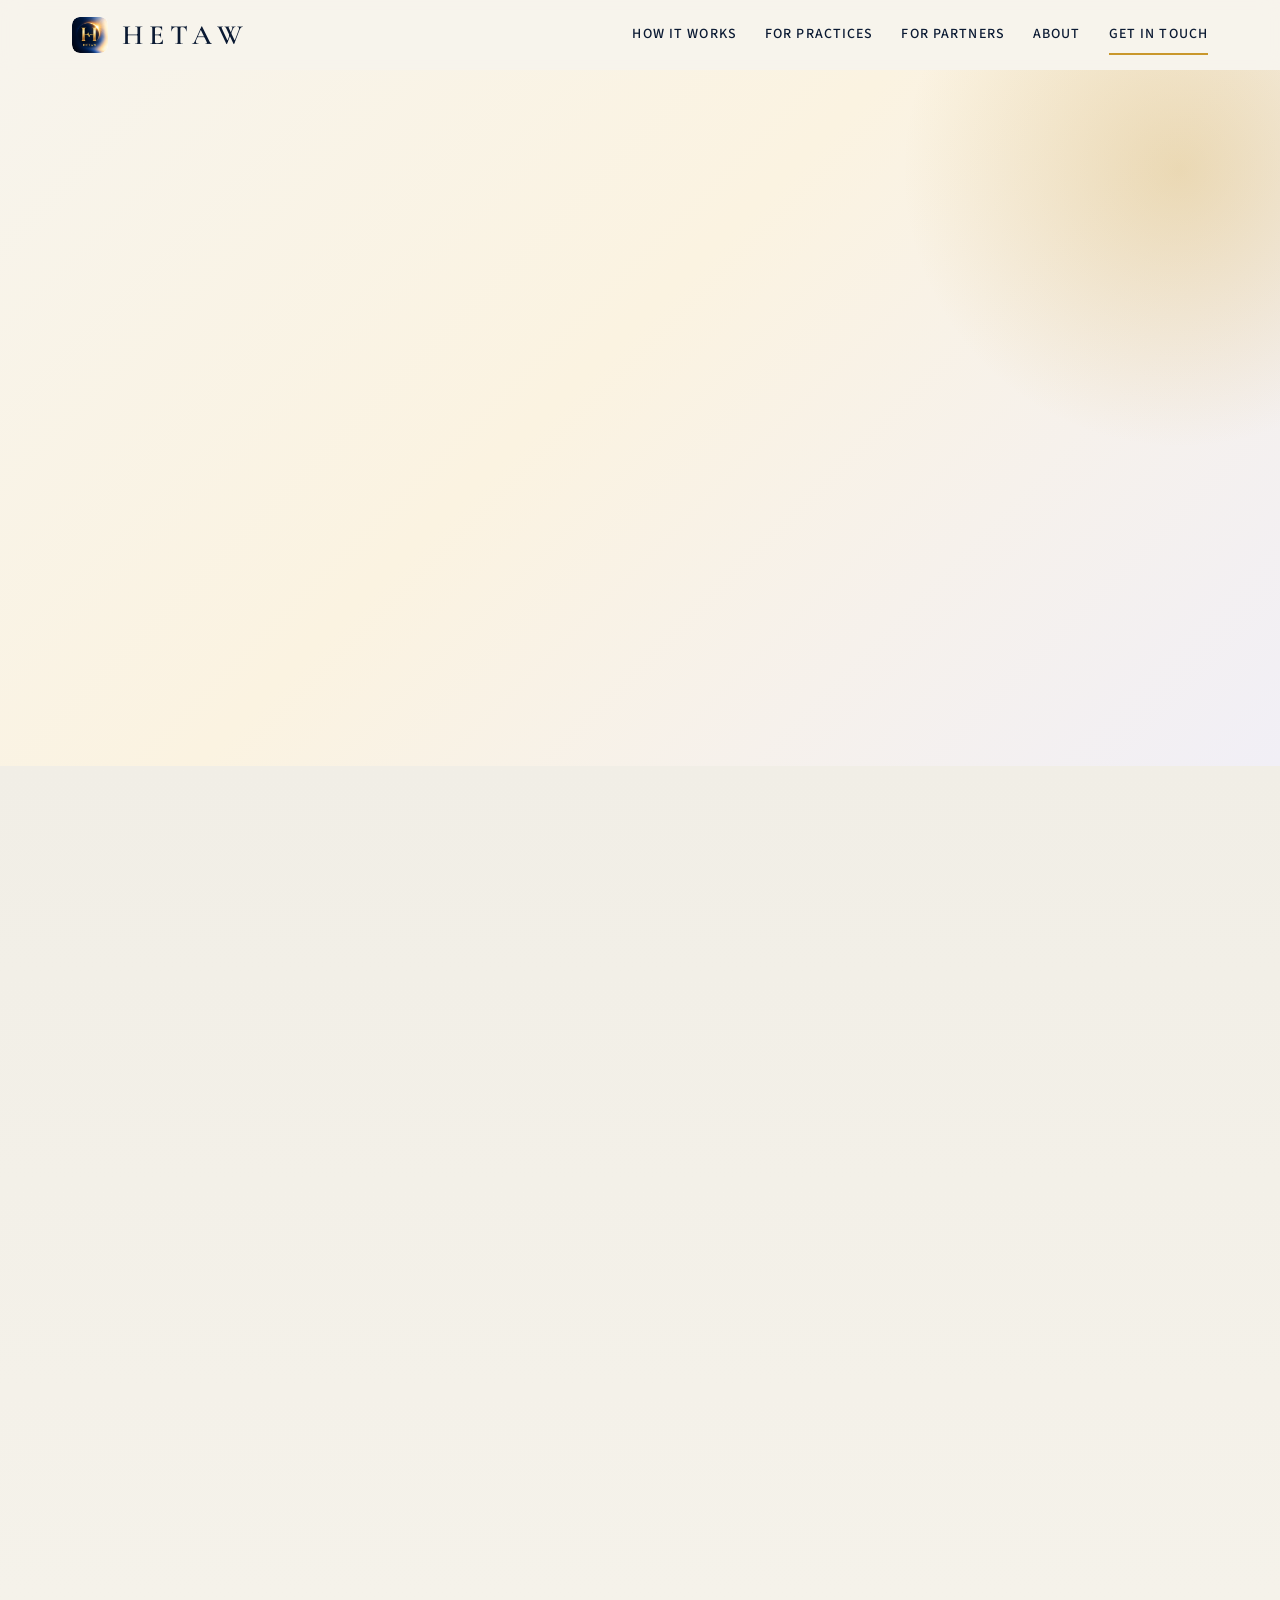
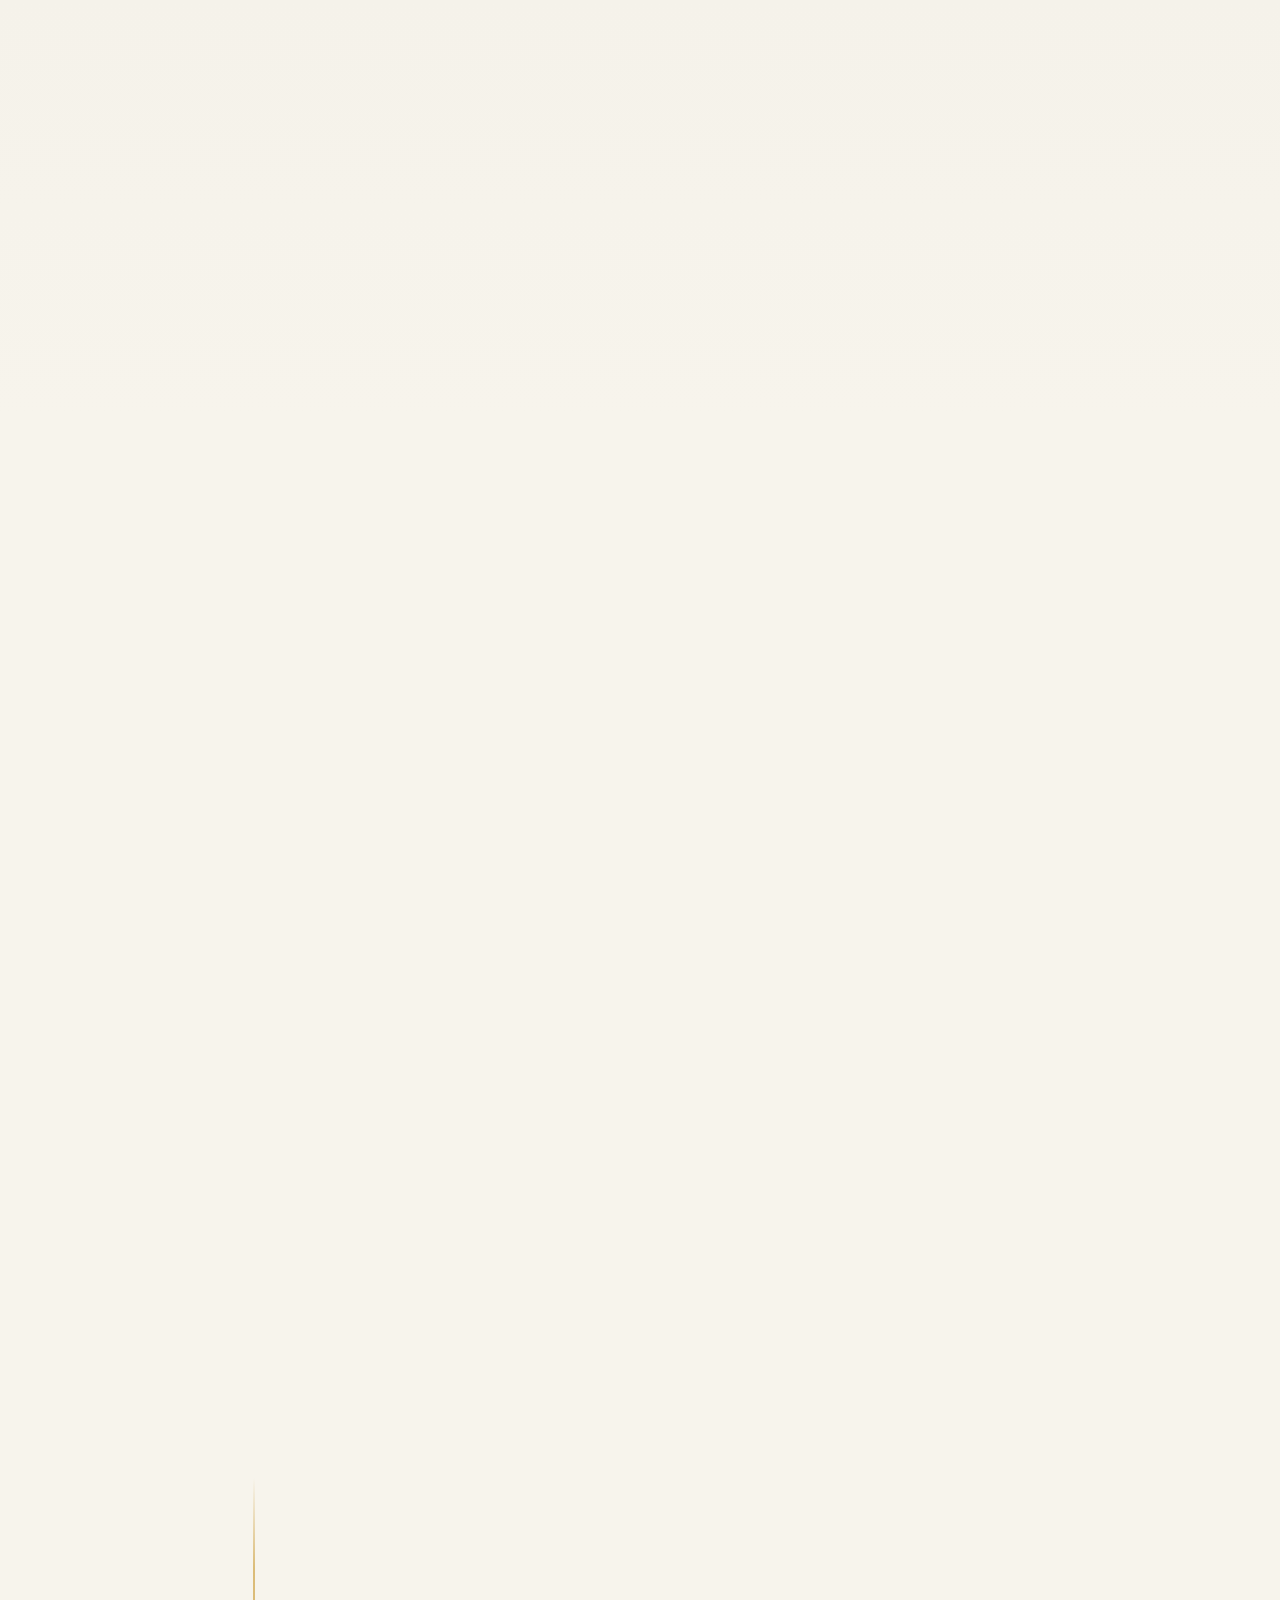
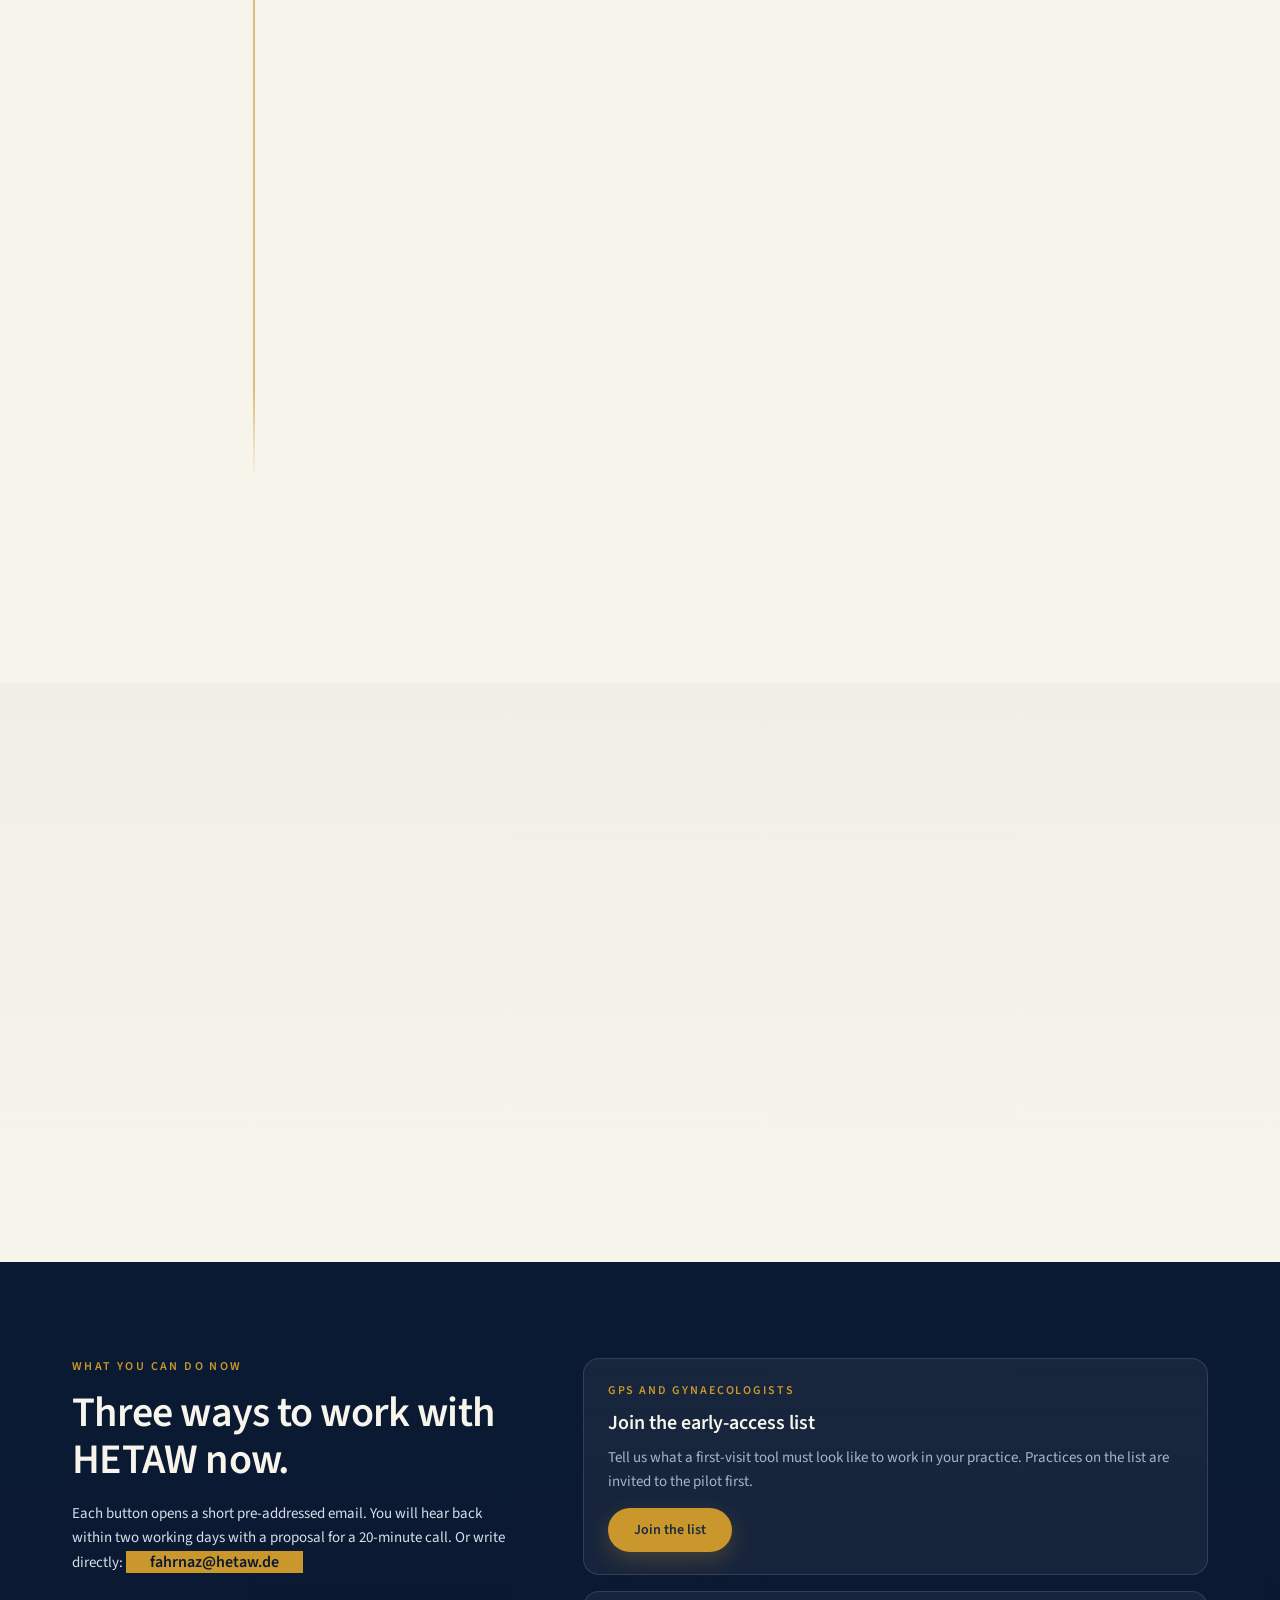
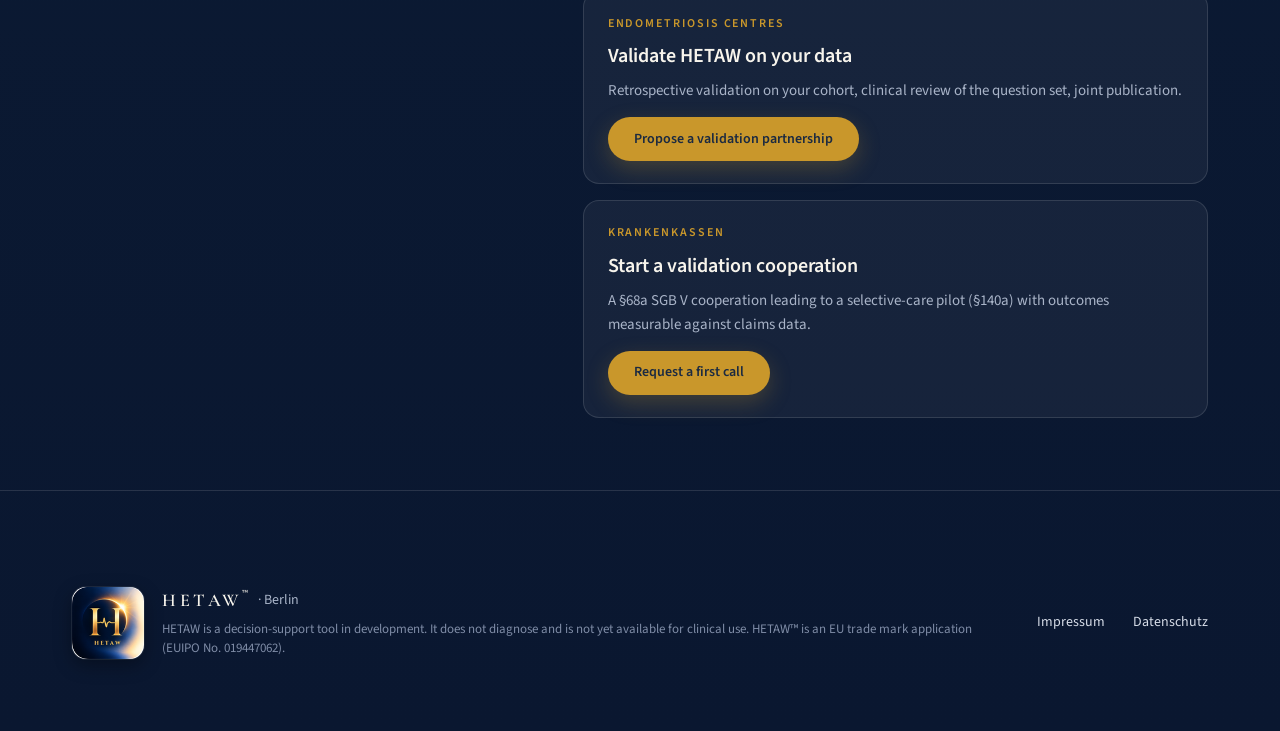
<file: index.html>
<!doctype html>
<html lang="en">
<head>
<meta charset="utf-8">
<meta name="viewport" content="width=device-width, initial-scale=1">
<title>HETAW — Recognise endometriosis earlier, at the first visit</title>
<meta name="description" content="HETAW is a decision-support app that helps GPs and gynaecologists recognise endometriosis earlier: a short structured symptom history at the first visit, an interpretable risk score with reasons, and the doctor decides.">
<link rel="canonical" href="https://hetaw.de/">
<meta property="og:title" content="HETAW — Recognise endometriosis earlier, at the first visit">
<meta property="og:description" content="HETAW is a decision-support app that helps GPs and gynaecologists recognise endometriosis earlier: a short structured symptom history at the first visit, an interpretable risk score with reasons, and the doctor decides.">
<meta property="og:image" content="https://hetaw.de/assets/hetaw-wordmark.jpg?v=2">
<meta property="og:url" content="https://hetaw.de/">
<meta name="theme-color" content="#0B1A33">
<link rel="icon" type="image/png" href="assets/favicon.png?v=2">
<link rel="apple-touch-icon" href="assets/apple-touch-icon.png">
<link rel="stylesheet" href="assets/style.css?v=20261108j">
</head>
<body>
<header class="masthead">
  <div class="wrap">
    <a class="brand" href="index.html" aria-label="HETAW home">
      <img src="assets/hetaw-icon.png?v=2" alt="" width="36" height="36">
      <span>HETAW</span>
    </a>
    <nav class="nav" aria-label="Main">
      <a href="how-it-works.html">How it works</a>
      <a href="for-practices.html">For practices</a>
      <a href="for-partners.html">For partners</a>
      <a href="about.html">About</a>
      <a class="cta" href="#contact">Get in touch</a>
    </nav>
  </div>
</header>

<main id="top">

<section class="lp-hero">
  <div class="wrap lp-hero-grid">
    <div class="lp-hero-copy reveal">
      <p class="lp-kicker">Decision support for GPs and gynaecologists</p>
      <h1>Endometriosis is found <span class="hl">ten years</span> too late.</h1>
      <p class="lp-lede">At the first visit, the doctor enters a short structured symptom history. HETAW returns an interpretable risk score with the reasons behind it. The doctor decides whether to investigate or refer.</p>
      <div class="lp-actions">
        <a class="pill pill-solid" href="mailto:fahrnaz@hetaw.de?subject=HETAW%20early-access%20list%20%E2%80%94%20practice&body=Hello%20Fahrnaz%2C%0A%0AI%20would%20like%20to%20join%20the%20HETAW%20early-access%20list.%0A%0APractice%20/%20specialty%3A%0ACity%3A%0AWhat%20would%20make%20a%20first-visit%20tool%20workable%20for%20us%3A%0A%0ABest%20regards%2C%0A">Join the pilot list</a>
        <a class="pill pill-ghost" href="how-it-works.html">How it works</a>
      </div>
      <p class="lp-textlink">Endometriosis centre or Krankenkasse? <a href="for-partners.html">Partner on validation →</a></p>
      <p class="lp-status">In validation · Not yet available for clinical use</p>
    </div>
    <figure class="lp-hero-visual reveal delay-2">
      <img src="assets/endometriosis-blausen.jpg" alt="Medical illustration of endometriosis: uterus, fallopian tubes and ovaries with endometriosis lesions; a small body outline shows the location of the pelvis" width="1400" height="930">
      <figcaption>Illustration: Blausen Medical Communications, <a href="https://commons.wikimedia.org/wiki/File:Blausen_0349_Endometriosis.png" rel="noopener">Blausen 0349 Endometriosis</a>, <a href="https://creativecommons.org/licenses/by/3.0/" rel="noopener">CC BY 3.0</a></figcaption>
    </figure>
  </div>
</section>

<section class="lp-section lp-tint" id="problem">
  <div class="wrap">
    <div class="lp-head reveal">
      <p class="lp-kicker">The problem</p>
      <h2>One disease, many doors</h2>
      <p>Endometriosis lesions are spread through the body, so the symptoms are too. A woman sees one doctor per complaint, and nobody connects the fragments.</p>
    </div>
    <div class="cards cards-3">
      <article class="card reveal"><span class="icon" aria-hidden="true"><svg viewBox="0 0 24 24"><circle cx="12" cy="12" r="9"/><path d="M12 7v5l3 2"/></svg></span><h3>10 years</h3><p>Median delay from first symptoms to diagnosis in Germany and Austria — 7.7 of them after the first gynaecologist visit.</p></article>
      <article class="card reveal delay-1"><span class="icon" aria-hidden="true"><svg viewBox="0 0 24 24"><path d="M12 3l9 16H3z"/><path d="M12 10v4M12 17h.01"/></svg></span><h3>74 %</h3><p>Receive at least one wrong diagnosis first — irritable bowel, cystitis, "stress" — before endometriosis is named.</p></article>
      <article class="card reveal delay-2"><span class="icon" aria-hidden="true"><svg viewBox="0 0 24 24"><path d="M16 11a4 4 0 1 0-8 0 4 4 0 0 0 8 0z"/><path d="M4 21a8 8 0 0 1 16 0"/></svg></span><h3>510,000</h3><p>Women with a confirmed diagnosis in Germany in 2024 — more than double 2005, and still below the true number affected.</p></article>
    </div>
    <div class="pz-wrap pz-wrap-home">
      <div class="pz-copy reveal">
        <h3 class="pz-h3">Left unrecognised, it does not stay in the pelvis.</h3>
        <p class="lp-p">The coloured pieces are what commonly follows years without a diagnosis: chronic pain, fatigue, infertility, bowel and bladder problems, pregnancy complications, depression and anxiety, autoimmune associations. The white pieces are rare — listed because they are the reason delay is not harmless.</p>
        <p class="lp-source" style="text-align:left;margin:0">Hudelist et al. 2012; BARMER Arztreport 2026; Shigesi et al. 2019; Gambadauro et al. 2019; Barnard et al. 2024. Illustration: Blausen Medical Communications, CC BY 3.0, modified.</p>
      </div>
      <div class="pz-stage reveal delay-1">
      <svg xmlns="http://www.w3.org/2000/svg" xmlns:xlink="http://www.w3.org/1999/xlink" viewBox="0 0 651 544" class="jg-svg" role="img" aria-labelledby="jg-t jg-d">
<title id="jg-t">Consequences of unrecognised endometriosis</title>
<desc id="jg-d">Jigsaw pieces of a uterus illustration assemble; coloured pieces carry common consequences, white pieces rarer ones.</desc>
<defs><filter id="jg-sh" x="-30%" y="-30%" width="160%" height="160%"><feDropShadow dx="0" dy="5" stdDeviation="5" flood-color="#0B1A33" flood-opacity=".28"/></filter></defs>
<rect class="jg-ghost" x="1" y="1" width="649" height="542" rx="8"/>
<g class="jp" style="--dx:-204px;--dy:-166px;--rot:-8deg;--i:0" filter="url(#jg-sh)"><image href="assets/pieces/piece-06.png" x="162" y="140" width="210" height="139"/><g class="jg-chip common"><rect x="216" y="194" width="92" height="26" rx="13"/><text x="262" y="211" text-anchor="middle">Infertility</text></g></g>
<g class="jp" style="--dx:208px;--dy:170px;--rot:11deg;--i:1" filter="url(#jg-sh)"><image href="assets/pieces/piece-10.png" x="286" y="228" width="209" height="241"/><g class="jg-chip common"><rect x="326" y="336" width="150" height="26" rx="13"/><text x="401" y="354" text-anchor="middle">Depression & anxiety</text></g></g>
<g class="jp" style="--dx:-231px;--dy:155px;--rot:-14deg;--i:2" filter="url(#jg-sh)"><image href="assets/pieces/piece-09.png" x="120" y="238" width="209" height="230"/><g class="jg-chip common"><rect x="176" y="334" width="118" height="26" rx="13"/><text x="235" y="352" text-anchor="middle">Pregnancy risks</text></g></g>
<g class="jp" style="--dx:234px;--dy:-154px;--rot:17deg;--i:3" filter="url(#jg-sh)"><image href="assets/pieces/piece-04.png" x="328" y="89" width="209" height="190"/><g class="jg-chip common"><rect x="365" y="182" width="111" height="26" rx="13"/><text x="420" y="199" text-anchor="middle">Bowel problems</text></g></g>
<g class="jp" style="--dx:-112px;--dy:-257px;--rot:-20deg;--i:4" filter="url(#jg-sh)"><image href="assets/pieces/piece-03.png" x="162" y="1" width="209" height="179"/><g class="jg-chip common"><rect x="184" y="63" width="143" height="26" rx="13"/><text x="255" y="81" text-anchor="middle">Chronic pelvic pain</text></g></g>
<g class="jp" style="--dx:112px;--dy:263px;--rot:8deg;--i:5" filter="url(#jg-sh)"><image href="assets/pieces/piece-14.png" x="295" y="417" width="200" height="127"/><g class="jg-chip common"><rect x="338" y="472" width="124" height="26" rx="13"/><text x="400" y="489" text-anchor="middle">Autoimmune links</text></g></g>
<g class="jp" style="--dx:-120px;--dy:261px;--rot:-11deg;--i:6" filter="url(#jg-sh)"><image href="assets/pieces/piece-13.png" x="163" y="418" width="166" height="126"/><g class="jg-chip common"><rect x="206" y="470" width="79" height="26" rx="13"/><text x="246" y="488" text-anchor="middle">Adhesions</text></g></g>
<g class="jp" style="--dx:344px;--dy:-51px;--rot:14deg;--i:7" filter="url(#jg-sh)"><image href="assets/pieces/piece-07.png" x="494" y="140" width="157" height="190"/><g class="jg-chip common"><rect x="516" y="214" width="124" height="26" rx="13"/><text x="578" y="231" text-anchor="middle">Bladder symptoms</text></g></g>
<g class="jp" style="--dx:150px;--dy:-252px;--rot:-17deg;--i:8" filter="url(#jg-sh)"><image href="assets/pieces/piece-01.png" x="328" y="1" width="210" height="139"/><g class="jg-chip common"><rect x="368" y="52" width="118" height="26" rx="13"/><text x="427" y="70" text-anchor="middle">Pain during sex</text></g></g>
<g class="jp" style="--dx:-330px;--dy:-89px;--rot:20deg;--i:9" filter="url(#jg-sh)"><image href="assets/pieces/piece-02.png" x="0" y="89" width="205" height="190"/><g class="jg-chip common"><rect x="24" y="182" width="130" height="26" rx="13"/><text x="89" y="199" text-anchor="middle">Ovarian reserve ↓</text></g></g>
<g class="jp" style="--dx:-337px;--dy:85px;--rot:-8deg;--i:10" filter="url(#jg-sh)"><image href="assets/pieces/piece-08.png" x="0" y="228" width="163" height="240"/><g class="jg-chip rare"><rect x="-1" y="336" width="150" height="26" rx="13"/><text x="74" y="354" text-anchor="middle">Silent kidney damage</text></g></g>
<g class="jp" style="--dx:328px;--dy:101px;--rot:11deg;--i:11" filter="url(#jg-sh)"><image href="assets/pieces/piece-11.png" x="452" y="279" width="199" height="189"/><g class="jg-chip rare"><rect x="504" y="349" width="124" height="26" rx="13"/><text x="566" y="366" text-anchor="middle">Lung / diaphragm</text></g></g>
<g class="jp" style="--dx:-278px;--dy:-204px;--rot:-14deg;--i:12" filter="url(#jg-sh)"><image href="assets/pieces/piece-00.png" x="0" y="1" width="205" height="139"/><g class="jg-chip common"><rect x="30" y="52" width="118" height="26" rx="13"/><text x="89" y="69" text-anchor="middle">Painful periods</text></g></g>
<g class="jp" style="--dx:296px;--dy:-189px;--rot:17deg;--i:13" filter="url(#jg-sh)"><image href="assets/pieces/piece-05.png" x="495" y="1" width="156" height="190"/><g class="jg-chip common"><rect x="547" y="65" width="66" height="26" rx="13"/><text x="580" y="83" text-anchor="middle">Fatigue</text></g></g>
<g class="jp" style="--dx:273px;--dy:211px;--rot:-20deg;--i:14" filter="url(#jg-sh)"><image href="assets/pieces/piece-15.png" x="452" y="418" width="199" height="126"/><g class="jg-chip rare"><rect x="475" y="475" width="169" height="26" rx="13"/><text x="559" y="492" text-anchor="middle">Ovarian cancer, small ↑</text></g></g>
<g class="jp" style="--dx:-275px;--dy:210px;--rot:8deg;--i:15" filter="url(#jg-sh)"><image href="assets/pieces/piece-12.png" x="0" y="418" width="197" height="126"/><g class="jg-chip rare"><rect x="18" y="474" width="143" height="26" rx="13"/><text x="89" y="492" text-anchor="middle">Cardiovascular risk</text></g></g>
</svg>
      <div class="jg-legend"><span><i class="k1"></i>common consequences</span><span><i class="k2"></i>rare, low absolute risk</span></div>
    </div>
  </div>
    </div>
  </div>
</section>

<section class="lp-section" id="how">
  <div class="wrap">
    <div class="lp-head reveal">
      <p class="lp-kicker">How HETAW works</p>
      <h2>A structured history in. A score with reasons out.</h2>
      <p>At the first visit the doctor enters a short structured symptom history; HETAW returns an interpretable risk score with the reasons behind it; the doctor decides. It does not diagnose, does not talk to the patient and uses no insurer or record data.</p>
    </div>
    <ol class="what-steps what-steps-row reveal delay-1">
      <li><span>i.</span><div><strong>The doctor enters a short symptom history</strong><p>Pain pattern, cycle, digestive, urinary and fatigue symptoms, reproductive history, prior consultations — two to three minutes.</p></div></li>
      <li><span>ii.</span><div><strong>HETAW returns a risk score with its reasons</strong><p>A calibrated pre-test risk score and the symptom patterns that drove it, in plain language. Interpretable by design.</p></div></li>
      <li><span>iii.</span><div><strong>The doctor decides</strong><p>Watch and re-evaluate, order ultrasound or blood work, or refer to a certified centre. HETAW supports the decision; it never makes it.</p></div></li>
    </ol>
    <div class="lp-head reveal" style="margin-top:56px">
      <h2 class="h2-small">The journey today — and with HETAW</h2>
    </div>
    <div class="today reveal">
      <div class="today-head"><span class="today-tag">Today</span><span class="today-title">One patient, five specialists, no connection</span><span class="today-badge">10.4 yrs<small>median delay</small></span></div>
      <ol class="today-row">
        <li><strong>GP</strong><span>abdominal pain</span></li>
        <li><strong>Gastroenterologist</strong><span>bowel complaints</span></li>
        <li><strong>Gynaecologist</strong><span>painful periods</span></li>
        <li><strong>Urologist</strong><span>bladder symptoms</span></li>
        <li><strong>Pain clinic</strong><span>chronic pain</span></li>
      </ol>
      <p class="today-loop">… and back to the GP. Each specialist sees one fragment, treats it symptomatically and sends her home. Years pass between the first visit and the right referral.</p>
    </div>
    <div class="with-head reveal"><img class="with-icon" src="assets/hetaw-icon.png" alt="" width="72" height="72"><span class="today-tag gold">With HETAW</span><span class="today-title">Recognised at the first visit: five steps in one consultation</span></div>
    <ol class="tl">
      <li class="reveal"><span class="tl-n">1</span><div class="card tl-card"><h3>Patient presents</h3><p>GP or gynaecologist. Pain, cycle, bowel or bladder complaint — the first visit.</p></div></li>
      <li class="reveal delay-1"><span class="tl-n">2</span><div class="card tl-card"><h3>Doctor opens HETAW</h3><p>A structured symptom history: pain, cycle, digestive, urinary and fatigue symptoms, reproductive history, prior consultations. Two to three minutes.</p></div></li>
      <li class="reveal delay-2"><span class="tl-n gold">3</span><div class="card tl-card tl-key"><h3>HETAW scores</h3><p>A calibrated risk score with plain-language reasons: which answers raised it, which lowered it, and how confident the estimate is. Interpretable model.</p></div></li>
      <li class="reveal delay-3"><span class="tl-n">4</span><div class="card tl-card"><h3>Doctor decides</h3><p>Watch and re-evaluate, order ultrasound or blood work, or refer to a certified endometriosis centre. The doctor stays in charge.</p></div></li>
      <li class="reveal delay-4"><span class="tl-n">5</span><div class="card tl-card"><h3>Earlier diagnosis</h3><p>The certified centre confirms and treats — years, not a decade, after the first symptoms.</p></div></li>
    </ol>
    <div class="lp-center reveal"><a class="pill pill-outline" href="how-it-works.html">How it works in detail</a></div>
  </div>
</section>

<section class="lp-section lp-tint" id="who">
  <div class="wrap">
    <div class="lp-head reveal">
      <p class="lp-kicker">Who it is for</p>
      <h2>Built for the first consultation</h2>
    </div>
    <div class="cards cards-4">
      <a class="card card-link reveal" href="for-practices.html"><h3>General practitioners</h3><p>Often the first contact for pain, fatigue and cycle complaints — the entry point where endometriosis is least likely to be considered.</p><span class="more">For practices →</span></a>
      <a class="card card-link reveal delay-1" href="for-practices.html"><h3>Gynaecology practices</h3><p>A consistent, documented first-visit assessment that fits the consultation and makes the case for work-up or referral explicit.</p><span class="more">For practices →</span></a>
      <a class="card card-link reveal delay-2" href="for-partners.html"><h3>Endometriosis centres</h3><p>Better-prepared referrals — and HETAW's validation partners: the score is validated first on retrospective centre data.</p><span class="more">For partners →</span></a>
      <a class="card card-link reveal delay-3" href="for-partners.html"><h3>Krankenkassen</h3><p>Earlier recognition shortens the years of unresolved visits, tests and misdirected treatment — measurable against claims data.</p><span class="more">For partners →</span></a>
    </div>
  </div>
  </div>
</section>

<section class="flow-contact" id="contact">
  <div class="wrap">
    <div class="contact-grid">
      <div>
        <p class="overline light">What you can do now</p>
        <h2>Three ways to work with HETAW now.</h2>
        <p class="cta-next">Each button opens a short pre-addressed email. You will hear back within two working days with a proposal for a 20-minute call. Or write directly: <a class="mail" href="mailto:fahrnaz@hetaw.de">fahrnaz@hetaw.de</a></p>
      </div>
      <div class="cta-cards">
        <div class="cta-card"><p class="cta-who">GPs and gynaecologists</p><h3>Join the early-access list</h3><p>Tell us what a first-visit tool must look like to work in your practice. Practices on the list are invited to the pilot first.</p><a class="pill pill-gold" href="mailto:fahrnaz@hetaw.de?subject=HETAW%20early-access%20list%20%E2%80%94%20practice&body=Hello%20Fahrnaz%2C%0A%0AI%20would%20like%20to%20join%20the%20HETAW%20early-access%20list.%0A%0APractice%20/%20specialty%3A%0ACity%3A%0AWhat%20would%20make%20a%20first-visit%20tool%20workable%20for%20us%3A%0A%0ABest%20regards%2C%0A">Join the list</a></div>
        <div class="cta-card"><p class="cta-who">Endometriosis centres</p><h3>Validate HETAW on your data</h3><p>Retrospective validation on your cohort, clinical review of the question set, joint publication.</p><a class="pill pill-gold" href="mailto:fahrnaz@hetaw.de?subject=HETAW%20validation%20partnership%20%E2%80%94%20centre&body=Hello%20Fahrnaz%2C%0A%0AWe%20are%20interested%20in%20a%20validation%20partnership.%0A%0AInstitution%3A%0ARetrospective%20cohort%20%28approx.%20size%2C%20years%29%3A%0AContact%20for%20a%20first%20call%3A%0A%0ABest%20regards%2C%0A">Propose a validation partnership</a></div>
        <div class="cta-card"><p class="cta-who">Krankenkassen</p><h3>Start a validation cooperation</h3><p>A §68a SGB V cooperation leading to a selective-care pilot (§140a) with outcomes measurable against claims data.</p><a class="pill pill-gold" href="mailto:fahrnaz@hetaw.de?subject=HETAW%20validation%20cooperation%20%E2%80%94%20insurer&body=Hello%20Fahrnaz%2C%0A%0AWe%20would%20like%20to%20discuss%20a%20validation%20cooperation%20%28%C2%A768a%20SGB%20V%29.%0A%0AInsurer%20/%20department%3A%0AContact%20for%20a%20first%20call%3A%0A%0ABest%20regards%2C%0A">Request a first call</a></div>
      </div>
    </div>
  </div>
  <footer class="footer">
    <div class="wrap">
      <div class="foot-brand">
        <img src="assets/hetaw-icon.png" alt="" width="72" height="72">
        <div>
          <span class="brand-small"><b>HETAW<sup class="tm">™</sup></b><span>· Berlin</span></span>
          <p class="disclaimer">HETAW is a decision-support tool in development. It does not diagnose and is not yet available for clinical use. HETAW™ is an EU trade mark application (EUIPO No. 019447062).</p>
        </div>
      </div>
      <nav aria-label="Legal"><a href="impressum.html">Impressum</a><a href="datenschutz.html">Datenschutz</a></nav>
    </div>
  </footer>
</section>

</main>
<script src="assets/motion.js?v=20261108j" defer></script>
</body>
</html>
</file>
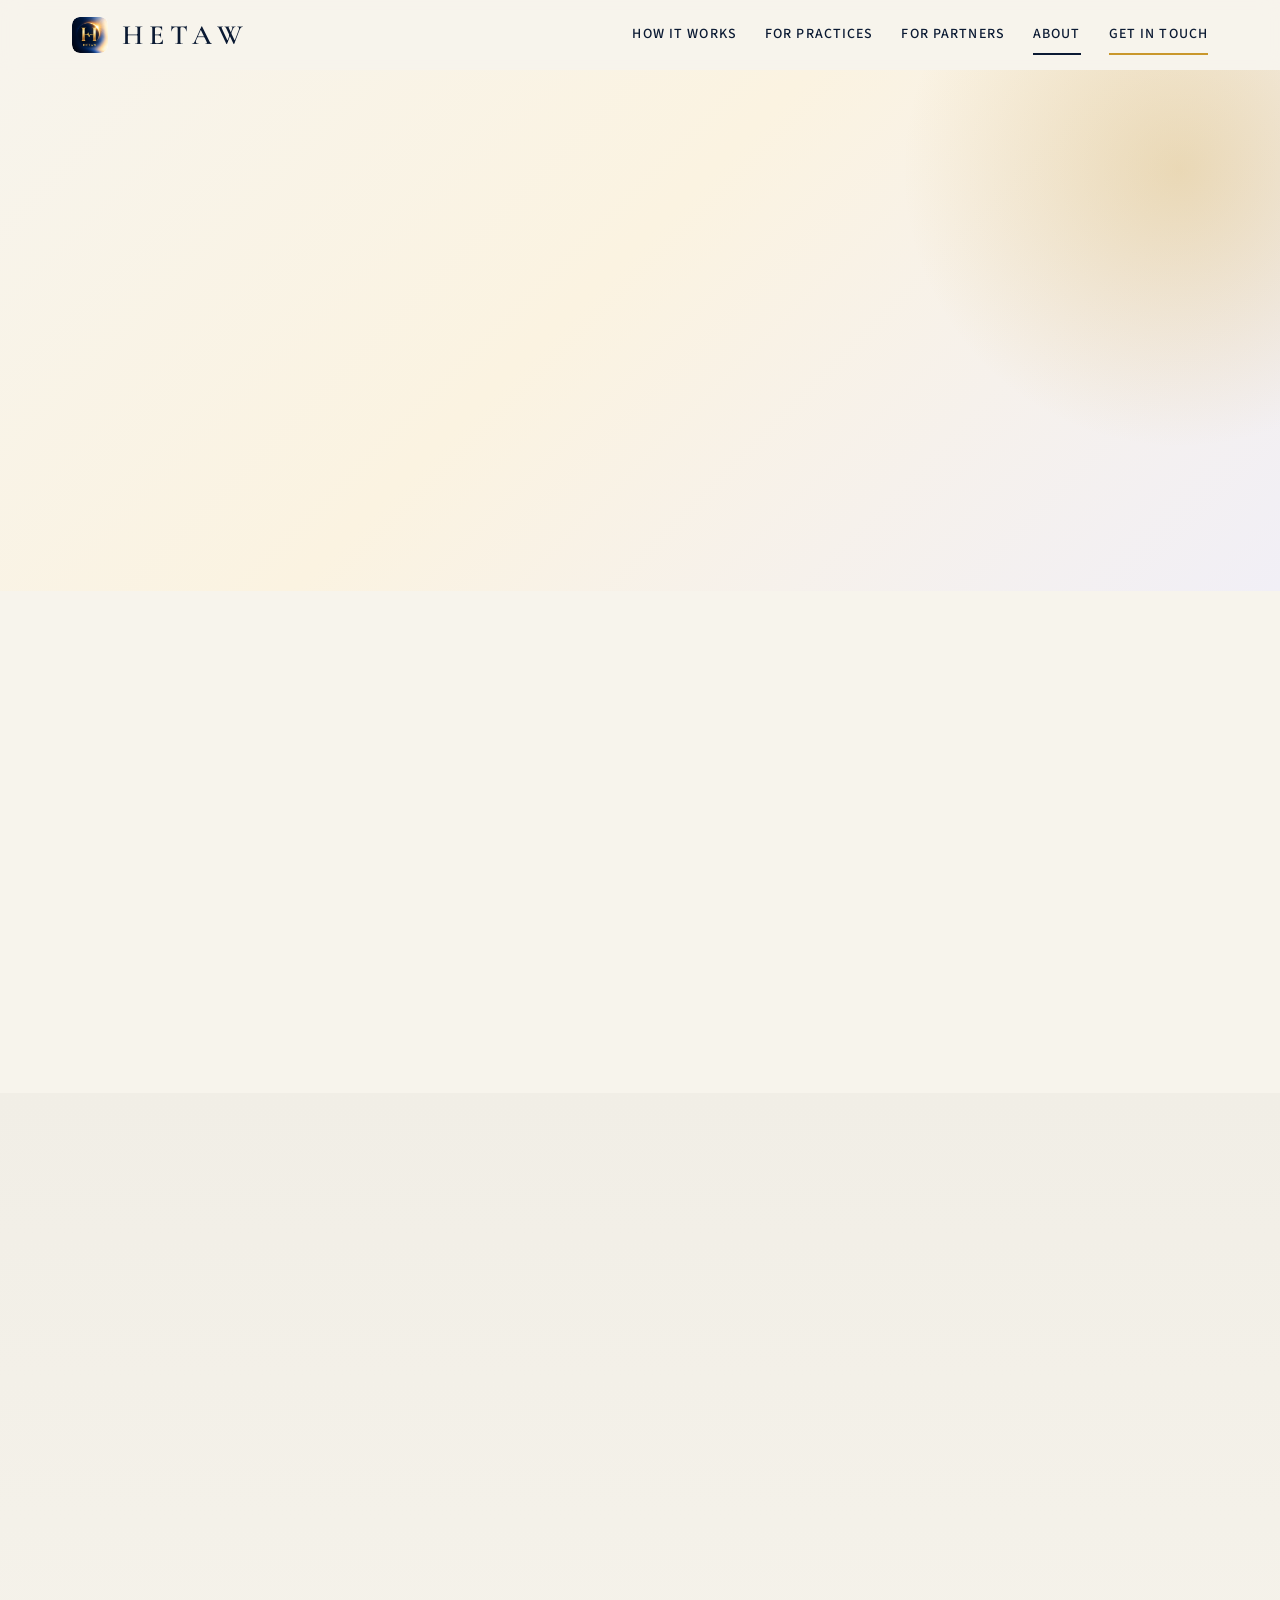
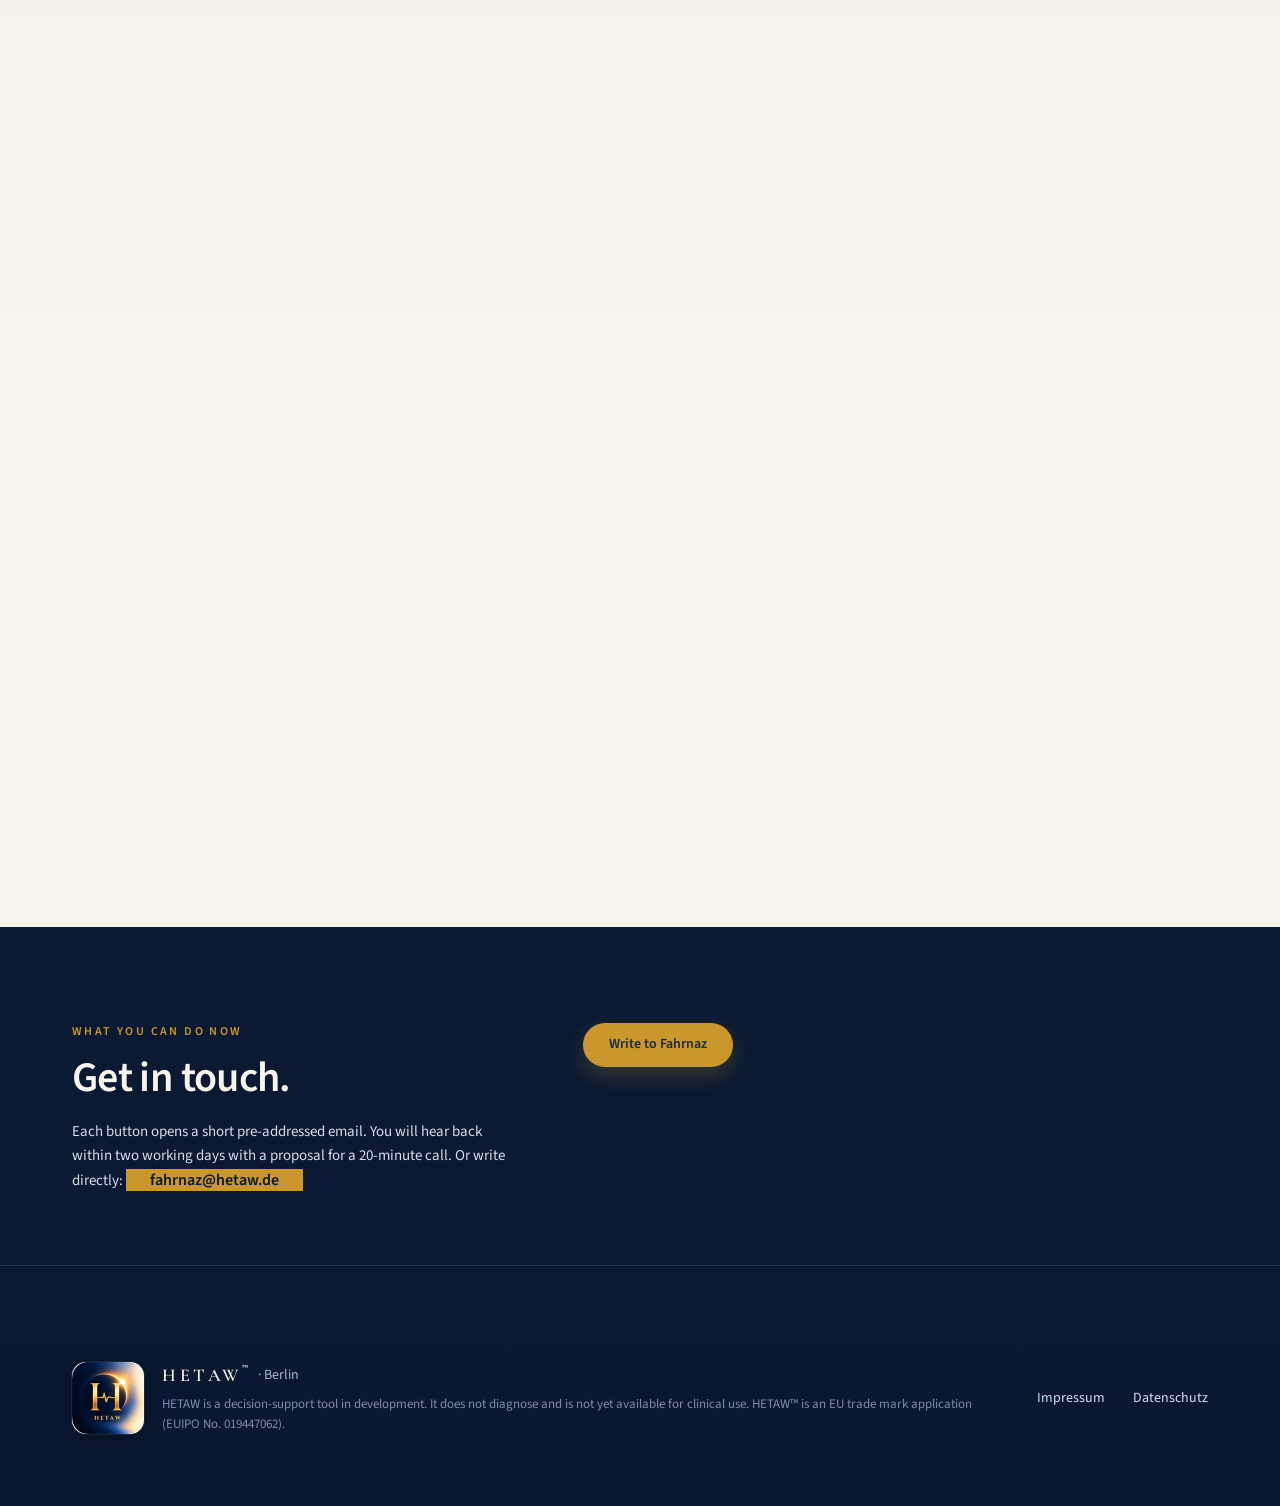
<file: about.html>
<!doctype html>
<html lang="en">
<head>
<meta charset="utf-8">
<meta name="viewport" content="width=device-width, initial-scale=1">
<title>About HETAW</title>
<meta name="description" content="HETAW is a pre-incorporation digital-health venture in Berlin, founded by data scientist Fahrnaz Jayrannejad.">
<link rel="canonical" href="https://hetaw.de/about.html">
<meta property="og:title" content="About HETAW">
<meta property="og:description" content="HETAW is a pre-incorporation digital-health venture in Berlin, founded by data scientist Fahrnaz Jayrannejad.">
<meta property="og:image" content="https://hetaw.de/assets/hetaw-wordmark.jpg?v=2">
<meta property="og:url" content="https://hetaw.de/about.html">
<meta name="theme-color" content="#0B1A33">
<link rel="icon" type="image/png" href="assets/favicon.png?v=2">
<link rel="apple-touch-icon" href="assets/apple-touch-icon.png">
<link rel="stylesheet" href="assets/style.css?v=20261108j">
</head>
<body>
<header class="masthead">
  <div class="wrap">
    <a class="brand" href="index.html" aria-label="HETAW home">
      <img src="assets/hetaw-icon.png?v=2" alt="" width="36" height="36">
      <span>HETAW</span>
    </a>
    <nav class="nav" aria-label="Main">
      <a href="how-it-works.html">How it works</a>
      <a href="for-practices.html">For practices</a>
      <a href="for-partners.html">For partners</a>
      <a href="about.html" aria-current="page">About</a>
      <a class="cta" href="#contact">Get in touch</a>
    </nav>
  </div>
</header>

<main id="top">

<section class="lp-hero sub-hero">
  <div class="wrap">
    <div class="lp-hero-copy reveal">
      <p class="lp-kicker">About</p>
      <h1>Founded in Berlin by a data scientist who read the diagnostic-delay numbers and did not accept them.</h1>
      <p class="lp-lede">HETAW is a pre-incorporation digital-health venture in Berlin. It is built as research first, with clinicians, epidemiologists and endometriosis centres.</p>
      <div class="lp-actions"><a class="pill pill-solid" href="mailto:fahrnaz@hetaw.de?subject=HETAW%20%E2%80%94%20enquiry&body=Hello%20Fahrnaz%2C%0A%0A">Write to Fahrnaz</a><a class="pill pill-ghost" href="how-it-works.html">How it works</a></div>
      
    </div>
  </div>
</section>

<section class="lp-section" id="founder">
  <div class="wrap lp-split">
    <div class="reveal">
      <p class="lp-kicker">Founder</p>
      <h2>Fahrnaz Jayrannejad</h2>
      <p class="lp-p">Berlin-based data scientist with an MSc in AI and a background in software engineering, proteomics and bioinformatics, after eight years building machine-learning systems in industry. She works on HETAW full time.</p>
      <p class="lp-p">The company works with clinicians, epidemiologists and endometriosis centres in Berlin and across Germany, and is building its scientific advisory board.</p>
    </div>
    <figure class="founder-photo reveal delay-1"><img src="assets/fahrnaz-portrait.jpg" alt="Fahrnaz Jayrannejad" width="180" height="240"></figure>
  </div>
</section>

<section class="lp-section lp-tint" id="name">
  <div class="wrap">
    <div class="lp-head reveal">
      <p class="lp-kicker">The name</p>
      <h2>Health · Earlier · Through · Awareness</h2>
      <p>HETAW™ stands for what the product is meant to do: bring health earlier, by making a pattern visible that today goes unseen. The eclipse in the logo is the disease hidden behind everyday complaints; the line that follows is the moment it is recognised.</p>
    </div>
    <div class="lp-brandband reveal" aria-label="HETAW — Health · Earlier · Through · Awareness"><img src="assets/hetaw-wordmark.jpg?v=2" alt="HETAW — Health · Earlier · Through · Awareness" width="1600" height="800"></div>
  </div>
</section>

<section class="lp-section" id="status">
  <div class="wrap">
    <div class="lp-head reveal">
      <p class="lp-kicker">Where we are</p>
      <h2>Research stage, Berlin, November 2026</h2>
    </div>
    <div class="cards cards-3">
      <article class="card reveal"><span class="icon" aria-hidden="true"><svg viewBox="0 0 24 24"><path d="M9 3h6M10 3v6l-5 9a2 2 0 0 0 1.8 3h10.4a2 2 0 0 0 1.8-3l-5-9V3"/></svg></span><h3>Question set in development</h3><p>Built from published evidence; clinical review and retrospective validation with endometriosis centres are the next steps.</p></article>
      <article class="card reveal delay-1"><span class="icon" aria-hidden="true"><svg viewBox="0 0 24 24"><path d="M12 3l8 3v6c0 5-3.5 8-8 9-4.5-1-8-4-8-9V6z"/></svg></span><h3>Regulatory path defined</h3><p>Planned as a medical device under the MDR (Class IIa) and as a high-risk AI system under the EU AI Act; interpretability and a model card are design requirements.</p></article>
      <article class="card reveal delay-2"><span class="icon" aria-hidden="true"><svg viewBox="0 0 24 24"><path d="M12 3l2.5 5 5.5.8-4 3.9.9 5.5-4.9-2.6-4.9 2.6.9-5.5-4-3.9L9.5 8z"/></svg></span><h3>Name protected</h3><p>HETAW is filed as an EU trade mark (EUIPO No. 019447062). The company is in formation; the site is run by the founder personally until then.</p></article>
    </div>
  </div>
</section>

<section class="flow-contact" id="contact">
  <div class="wrap">
    <div class="contact-grid">
      <div>
        <p class="overline light">What you can do now</p>
        <h2>Get in touch.</h2>
        <p class="cta-next">Each button opens a short pre-addressed email. You will hear back within two working days with a proposal for a 20-minute call. Or write directly: <a class="mail" href="mailto:fahrnaz@hetaw.de">fahrnaz@hetaw.de</a></p>
      </div>
      <div class="cta-cards cta-cards-1">
        <div class="cta-card"><a class="pill pill-gold" href="mailto:fahrnaz@hetaw.de?subject=HETAW%20%E2%80%94%20enquiry&body=Hello%20Fahrnaz%2C%0A%0A">Write to Fahrnaz</a></div>
      </div>
    </div>
  </div>
  <footer class="footer">
    <div class="wrap">
      <div class="foot-brand">
        <img src="assets/hetaw-icon.png" alt="" width="72" height="72">
        <div>
          <span class="brand-small"><b>HETAW<sup class="tm">™</sup></b><span>· Berlin</span></span>
          <p class="disclaimer">HETAW is a decision-support tool in development. It does not diagnose and is not yet available for clinical use. HETAW™ is an EU trade mark application (EUIPO No. 019447062).</p>
        </div>
      </div>
      <nav aria-label="Legal"><a href="impressum.html">Impressum</a><a href="datenschutz.html">Datenschutz</a></nav>
    </div>
  </footer>
</section>

</main>
<script src="assets/motion.js?v=20261108j" defer></script>
</body>
</html>
</file>
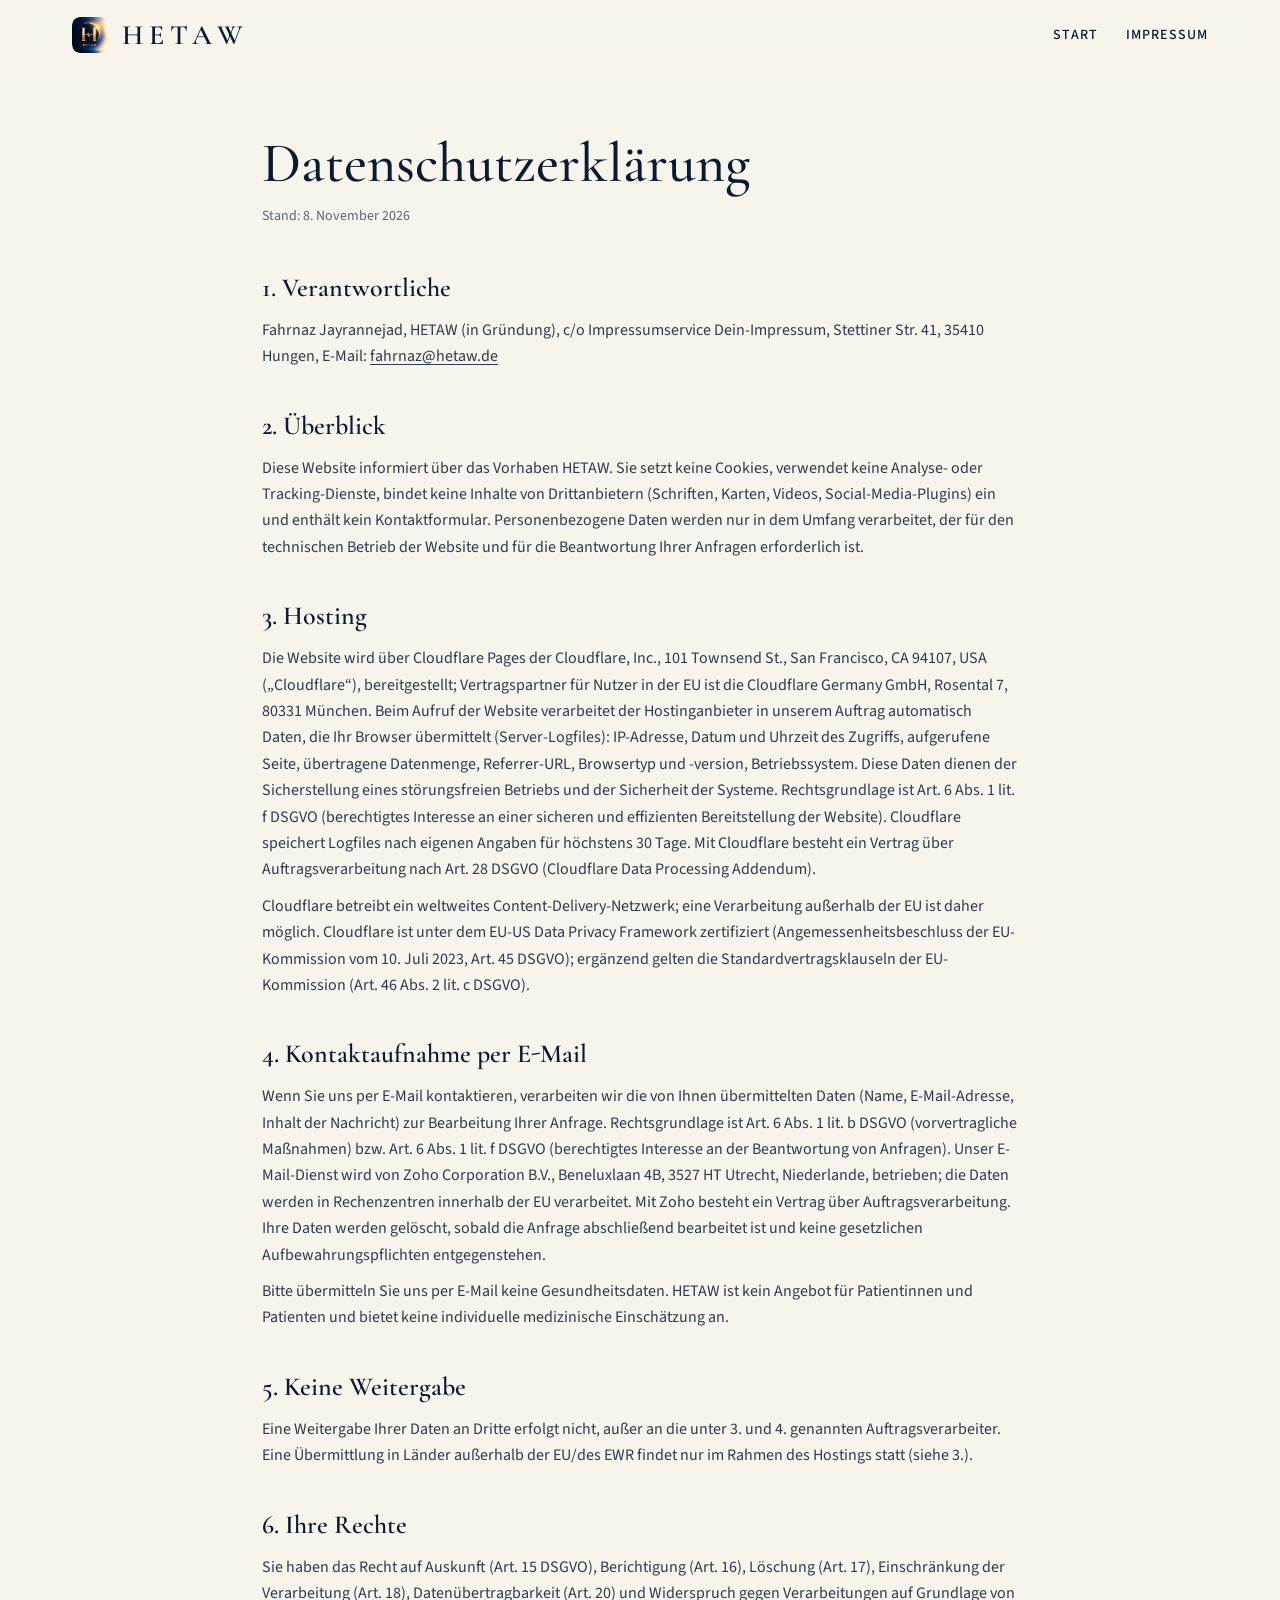
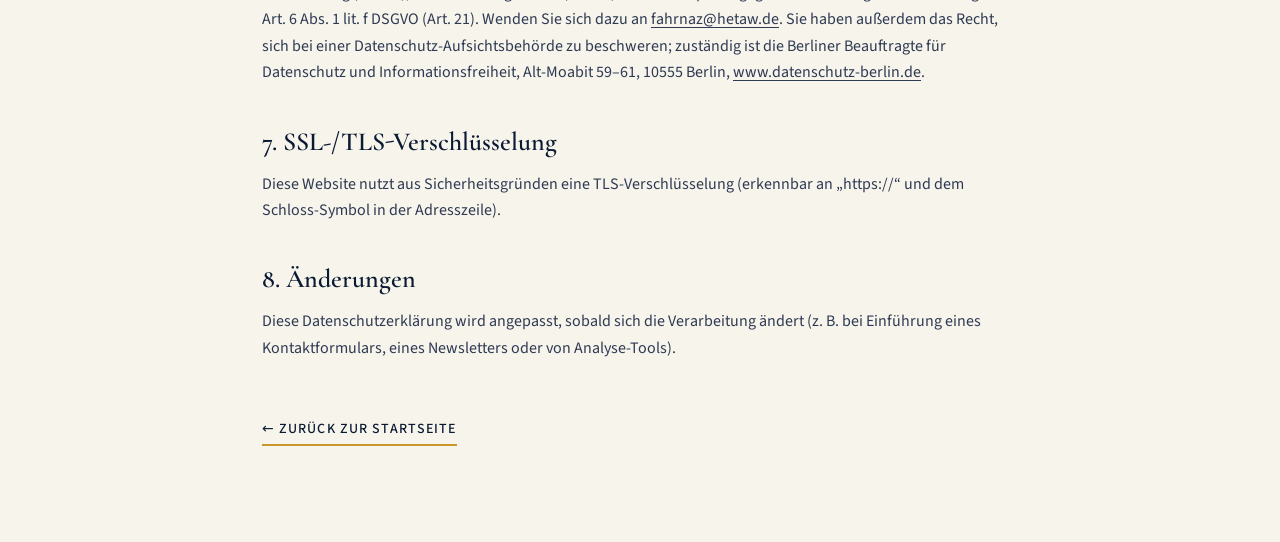
<file: datenschutz.html>
<!doctype html>
<html lang="de">
<head>
<meta charset="utf-8">
<meta name="viewport" content="width=device-width, initial-scale=1">
<title>Datenschutzerklärung — HETAW</title>
<meta name="robots" content="noindex, follow">
<link rel="icon" type="image/png" href="assets/favicon.png?v=2">
<link rel="apple-touch-icon" href="assets/apple-touch-icon.png">
<link rel="stylesheet" href="assets/style.css?v=20261107c">
</head>
<body>
<header class="masthead">
  <div class="wrap">
    <a class="brand" href="index.html" aria-label="HETAW home"><img src="assets/hetaw-icon.png?v=2" alt="" width="36" height="36"><span>HETAW</span></a>
    <nav class="nav" aria-label="Main"><a href="index.html">Start</a><a href="impressum.html">Impressum</a></nav>
  </div>
</header>
<main class="legal">
  <div class="wrap">
    <h1>Datenschutzerklärung</h1>
    <p class="sub">Stand: 8. November 2026</p>

    <h2>1. Verantwortliche</h2>
    <p>Fahrnaz Jayrannejad, HETAW (in Gründung), c/o Impressumservice Dein-Impressum, Stettiner Str. 41, 35410 Hungen, E-Mail: <a href="mailto:fahrnaz@hetaw.de">fahrnaz@hetaw.de</a></p>

    <h2>2. Überblick</h2>
    <p>Diese Website informiert über das Vorhaben HETAW. Sie setzt keine Cookies, verwendet keine Analyse- oder Tracking-Dienste, bindet keine Inhalte von Drittanbietern (Schriften, Karten, Videos, Social-Media-Plugins) ein und enthält kein Kontaktformular. Personenbezogene Daten werden nur in dem Umfang verarbeitet, der für den technischen Betrieb der Website und für die Beantwortung Ihrer Anfragen erforderlich ist.</p>

    <h2>3. Hosting</h2>
    <p>Die Website wird über Cloudflare Pages der Cloudflare, Inc., 101 Townsend St., San Francisco, CA 94107, USA („Cloudflare“), bereitgestellt; Vertragspartner für Nutzer in der EU ist die Cloudflare Germany GmbH, Rosental 7, 80331 München. Beim Aufruf der Website verarbeitet der Hostinganbieter in unserem Auftrag automatisch Daten, die Ihr Browser übermittelt (Server-Logfiles): IP-Adresse, Datum und Uhrzeit des Zugriffs, aufgerufene Seite, übertragene Datenmenge, Referrer-URL, Browsertyp und -version, Betriebssystem. Diese Daten dienen der Sicherstellung eines störungsfreien Betriebs und der Sicherheit der Systeme. Rechtsgrundlage ist Art. 6 Abs. 1 lit. f DSGVO (berechtigtes Interesse an einer sicheren und effizienten Bereitstellung der Website). Cloudflare speichert Logfiles nach eigenen Angaben für höchstens 30 Tage. Mit Cloudflare besteht ein Vertrag über Auftragsverarbeitung nach Art. 28 DSGVO (Cloudflare Data Processing Addendum).</p>
    <p>Cloudflare betreibt ein weltweites Content-Delivery-Netzwerk; eine Verarbeitung außerhalb der EU ist daher möglich. Cloudflare ist unter dem EU-US Data Privacy Framework zertifiziert (Angemessenheitsbeschluss der EU-Kommission vom 10. Juli 2023, Art. 45 DSGVO); ergänzend gelten die Standardvertragsklauseln der EU-Kommission (Art. 46 Abs. 2 lit. c DSGVO).</p>

    <h2>4. Kontaktaufnahme per E-Mail</h2>
    <p>Wenn Sie uns per E-Mail kontaktieren, verarbeiten wir die von Ihnen übermittelten Daten (Name, E-Mail-Adresse, Inhalt der Nachricht) zur Bearbeitung Ihrer Anfrage. Rechtsgrundlage ist Art. 6 Abs. 1 lit. b DSGVO (vorvertragliche Maßnahmen) bzw. Art. 6 Abs. 1 lit. f DSGVO (berechtigtes Interesse an der Beantwortung von Anfragen). Unser E-Mail-Dienst wird von Zoho Corporation B.V., Beneluxlaan 4B, 3527 HT Utrecht, Niederlande, betrieben; die Daten werden in Rechenzentren innerhalb der EU verarbeitet. Mit Zoho besteht ein Vertrag über Auftragsverarbeitung. Ihre Daten werden gelöscht, sobald die Anfrage abschließend bearbeitet ist und keine gesetzlichen Aufbewahrungspflichten entgegenstehen.</p>
    <p>Bitte übermitteln Sie uns per E-Mail keine Gesundheitsdaten. HETAW ist kein Angebot für Patientinnen und Patienten und bietet keine individuelle medizinische Einschätzung an.</p>

    <h2>5. Keine Weitergabe</h2>
    <p>Eine Weitergabe Ihrer Daten an Dritte erfolgt nicht, außer an die unter 3. und 4. genannten Auftragsverarbeiter. Eine Übermittlung in Länder außerhalb der EU/des EWR findet nur im Rahmen des Hostings statt (siehe 3.).</p>

    <h2>6. Ihre Rechte</h2>
    <p>Sie haben das Recht auf Auskunft (Art. 15 DSGVO), Berichtigung (Art. 16), Löschung (Art. 17), Einschränkung der Verarbeitung (Art. 18), Datenübertragbarkeit (Art. 20) und Widerspruch gegen Verarbeitungen auf Grundlage von Art. 6 Abs. 1 lit. f DSGVO (Art. 21). Wenden Sie sich dazu an <a href="mailto:fahrnaz@hetaw.de">fahrnaz@hetaw.de</a>. Sie haben außerdem das Recht, sich bei einer Datenschutz-Aufsichtsbehörde zu beschweren; zuständig ist die Berliner Beauftragte für Datenschutz und Informationsfreiheit, Alt-Moabit 59–61, 10555 Berlin, <a href="https://www.datenschutz-berlin.de" rel="noopener">www.datenschutz-berlin.de</a>.</p>

    <h2>7. SSL-/TLS-Verschlüsselung</h2>
    <p>Diese Website nutzt aus Sicherheitsgründen eine TLS-Verschlüsselung (erkennbar an „https://“ und dem Schloss-Symbol in der Adresszeile).</p>

    <h2>8. Änderungen</h2>
    <p>Diese Datenschutzerklärung wird angepasst, sobald sich die Verarbeitung ändert (z. B. bei Einführung eines Kontaktformulars, eines Newsletters oder von Analyse-Tools).</p>

    <a class="back" href="index.html">← Zurück zur Startseite</a>
  </div>
</main>
</body>
</html>
</file>
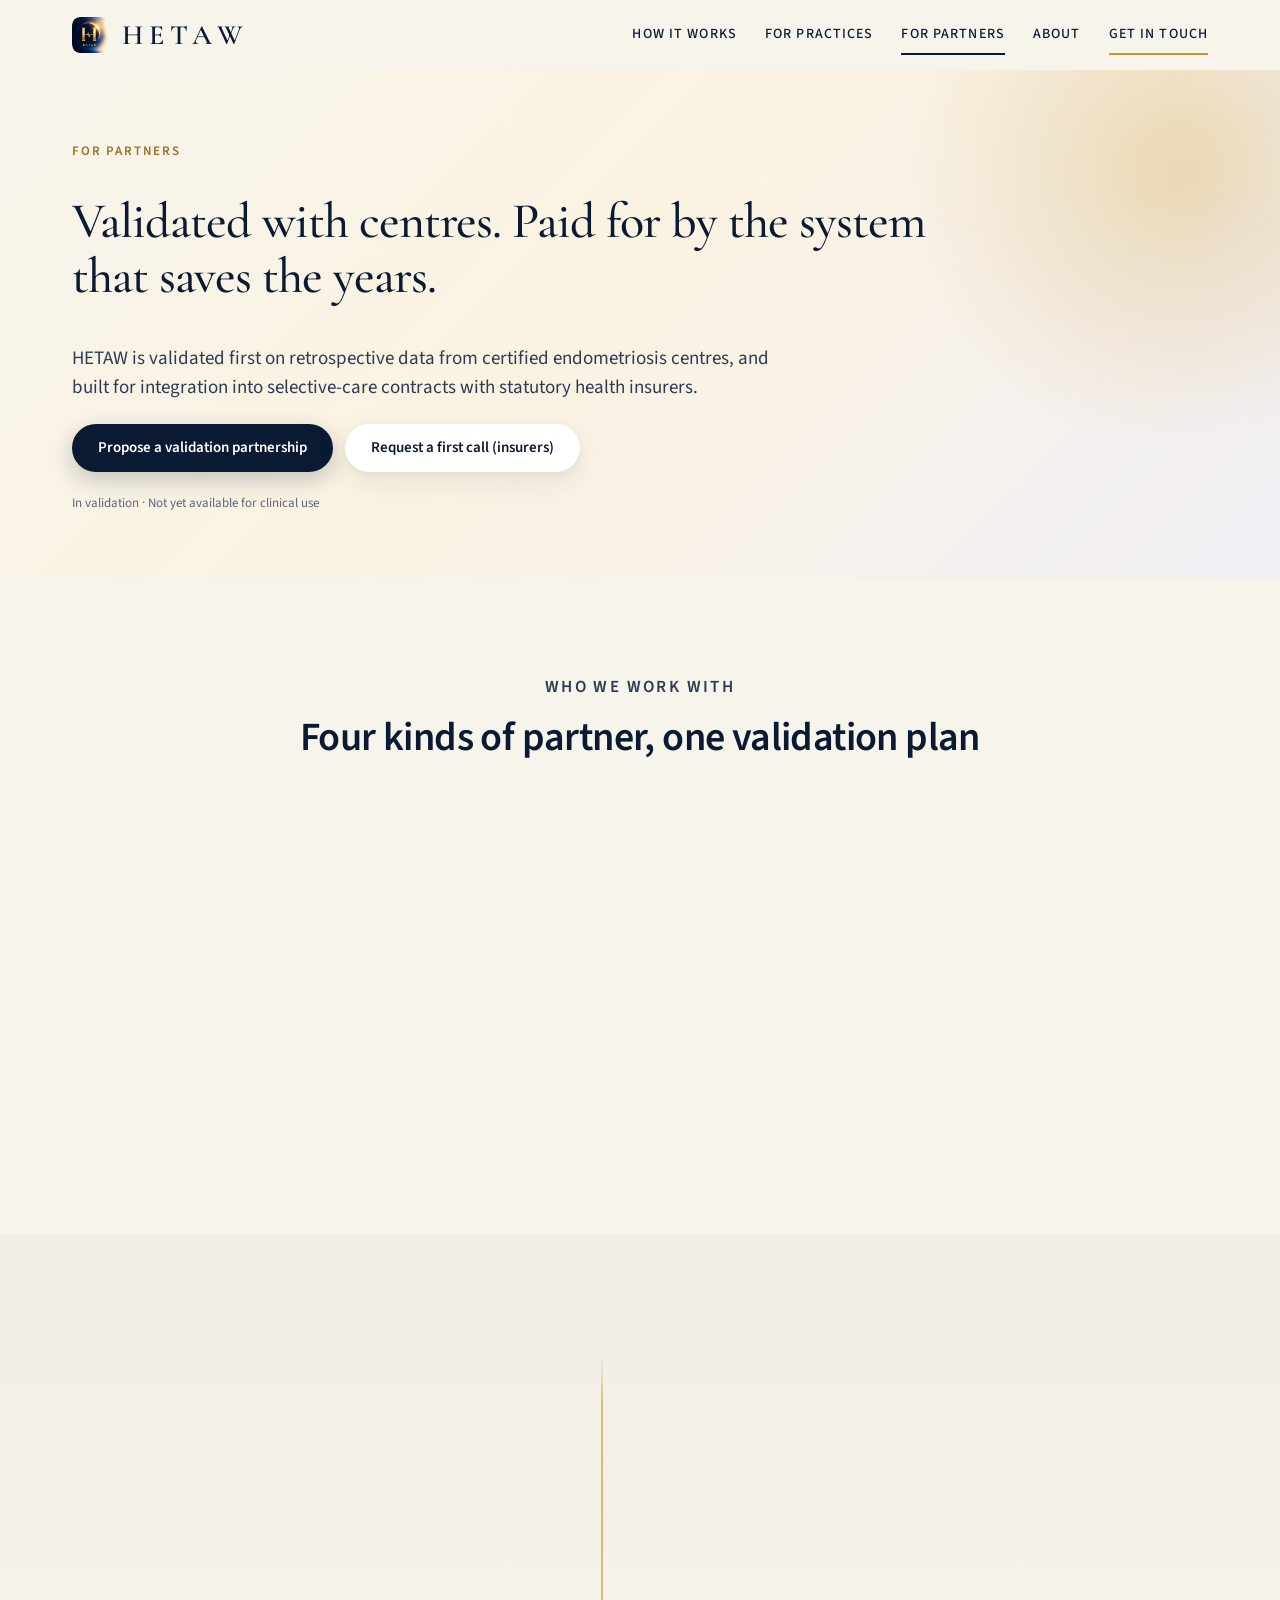
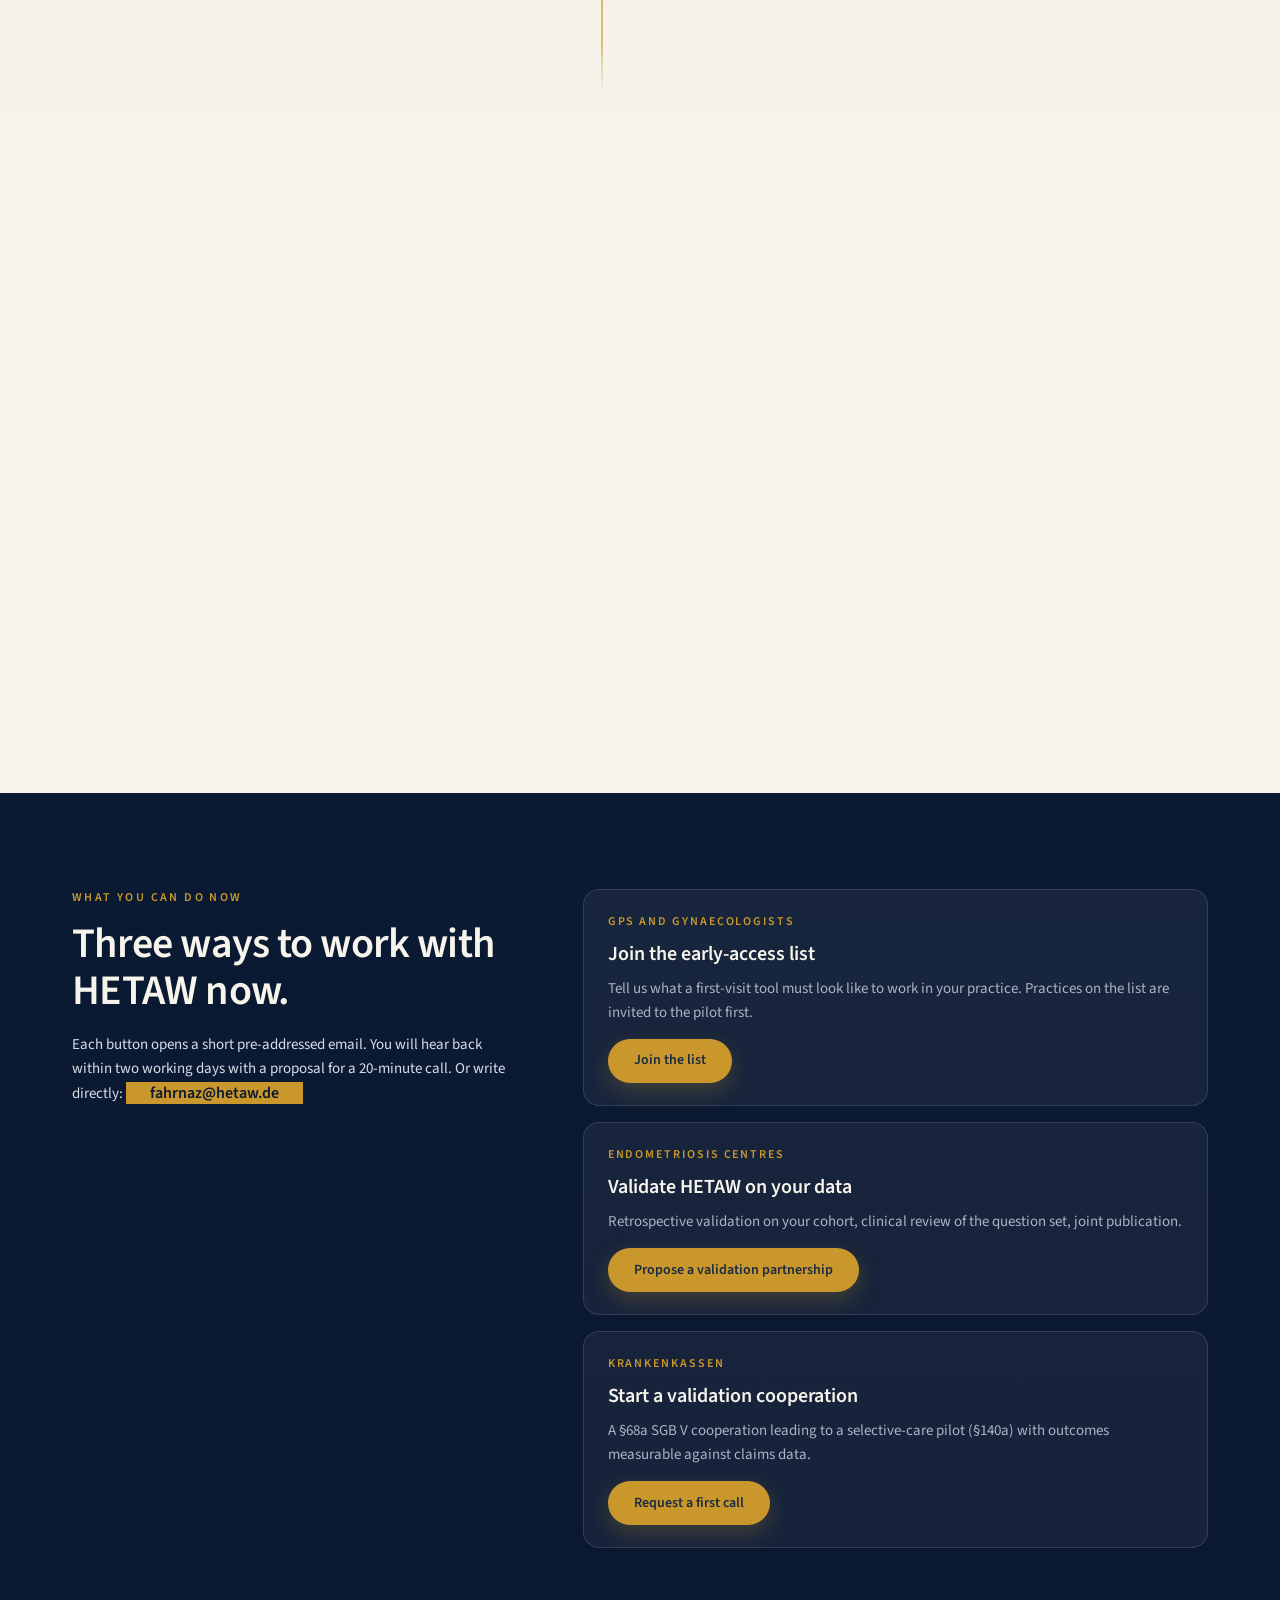
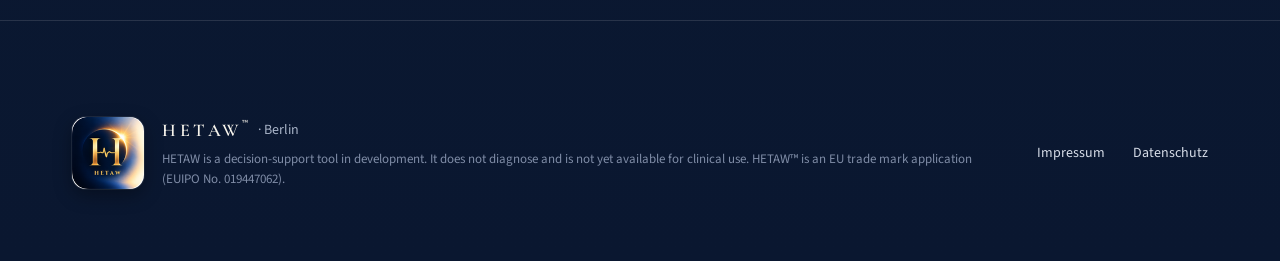
<file: for-partners.html>
<!doctype html>
<html lang="en">
<head>
<meta charset="utf-8">
<meta name="viewport" content="width=device-width, initial-scale=1">
<title>HETAW for endometriosis centres, insurers and research partners</title>
<meta name="description" content="How endometriosis centres, Krankenkassen and research partners can work with HETAW: retrospective validation, selective-care pilots, joint publication.">
<link rel="canonical" href="https://hetaw.de/for-partners.html">
<meta property="og:title" content="HETAW for endometriosis centres, insurers and research partners">
<meta property="og:description" content="How endometriosis centres, Krankenkassen and research partners can work with HETAW: retrospective validation, selective-care pilots, joint publication.">
<meta property="og:image" content="https://hetaw.de/assets/hetaw-wordmark.jpg?v=2">
<meta property="og:url" content="https://hetaw.de/for-partners.html">
<meta name="theme-color" content="#0B1A33">
<link rel="icon" type="image/png" href="assets/favicon.png?v=2">
<link rel="apple-touch-icon" href="assets/apple-touch-icon.png">
<link rel="stylesheet" href="assets/style.css?v=20261108j">
</head>
<body>
<header class="masthead">
  <div class="wrap">
    <a class="brand" href="index.html" aria-label="HETAW home">
      <img src="assets/hetaw-icon.png?v=2" alt="" width="36" height="36">
      <span>HETAW</span>
    </a>
    <nav class="nav" aria-label="Main">
      <a href="how-it-works.html">How it works</a>
      <a href="for-practices.html">For practices</a>
      <a href="for-partners.html" aria-current="page">For partners</a>
      <a href="about.html">About</a>
      <a class="cta" href="#contact">Get in touch</a>
    </nav>
  </div>
</header>

<main id="top">

<section class="lp-hero sub-hero">
  <div class="wrap">
    <div class="lp-hero-copy reveal">
      <p class="lp-kicker">For partners</p>
      <h1>Validated with centres. Paid for by the system that saves the years.</h1>
      <p class="lp-lede">HETAW is validated first on retrospective data from certified endometriosis centres, and built for integration into selective-care contracts with statutory health insurers.</p>
      <div class="lp-actions"><a class="pill pill-solid" href="mailto:fahrnaz@hetaw.de?subject=HETAW%20validation%20partnership%20%E2%80%94%20centre&body=Hello%20Fahrnaz%2C%0A%0AWe%20are%20interested%20in%20a%20validation%20partnership.%0A%0AInstitution%3A%0ARetrospective%20cohort%20%28approx.%20size%2C%20years%29%3A%0AContact%20for%20a%20first%20call%3A%0A%0ABest%20regards%2C%0A">Propose a validation partnership</a><a class="pill pill-ghost" href="mailto:fahrnaz@hetaw.de?subject=HETAW%20validation%20cooperation%20%E2%80%94%20insurer&body=Hello%20Fahrnaz%2C%0A%0AWe%20would%20like%20to%20discuss%20a%20validation%20cooperation%20%28%C2%A768a%20SGB%20V%29.%0A%0AInsurer%20/%20department%3A%0AContact%20for%20a%20first%20call%3A%0A%0ABest%20regards%2C%0A">Request a first call (insurers)</a></div>
      <p class="lp-status">In validation · Not yet available for clinical use</p>
    </div>
  </div>
</section>

<section class="lp-section" id="who">
  <div class="wrap">
    <div class="lp-head reveal">
      <p class="lp-kicker">Who we work with</p>
      <h2>Four kinds of partner, one validation plan</h2>
    </div>
    <div class="cards cards-4">
      <article class="card reveal"><span class="icon" aria-hidden="true"><svg viewBox="0 0 24 24"><path d="M9 3h6M10 3v6l-5 9a2 2 0 0 0 1.8 3h10.4a2 2 0 0 0 1.8-3l-5-9V3"/></svg></span><h3>Certified endometriosis centres</h3><p>Retrospective validation on your cohorts, clinical review of the question set, joint publication. In return: better-prepared referrals with a documented symptom history.</p></article>
      <article class="card reveal delay-1"><span class="icon" aria-hidden="true"><svg viewBox="0 0 24 24"><path d="M17 6.5A6.5 6.5 0 0 0 6 12a6.5 6.5 0 0 0 11 5.5"/><path d="M4 10.5h9M4 13.5h9"/></svg></span><h3>Krankenkassen</h3><p>Every year of diagnostic delay is a year of paid but ineffective care. The route: a validation cooperation under §68a SGB V leading to a selective-care pilot under §140a SGB V, measurable against claims data.</p></article>
      <article class="card reveal delay-2"><span class="icon" aria-hidden="true"><svg viewBox="0 0 24 24"><path d="M12 3l2.5 5 5.5.8-4 3.9.9 5.5-4.9-2.6-4.9 2.6.9-5.5-4-3.9L9.5 8z"/></svg></span><h3>Research partners</h3><p>Epidemiologists, general-practice and gynaecology research groups: question set, validation design and results are developed as open research.</p></article>
      <article class="card reveal delay-3"><span class="icon" aria-hidden="true"><svg viewBox="0 0 24 24"><path d="M10 14a4 4 0 0 0 5.7 0l3-3a4 4 0 0 0-5.7-5.7l-1 1"/><path d="M14 10a4 4 0 0 0-5.7 0l-3 3a4 4 0 0 0 5.7 5.7l1-1"/></svg></span><h3>Existing pathways</h3><p>Programmes such as ENDO-EVE standardise the initial assessment in gynaecology practices; HETAW adds the GP entry point and, later, integration of work-up results.</p></article>
    </div>
  </div>
</section>

<section class="lp-section lp-tint" id="research">
  <div class="wrap lp-split">
    <div class="reveal">
      <p class="lp-kicker">Research &amp; validation</p>
      <h2>Validated before it is used</h2>
      <p class="lp-p">The symptom question set is built from published evidence and clinical review, then evaluated on retrospective data from certified endometriosis centres before any practice uses it. Results are published openly, with a model card.</p>
      <a class="pill pill-outline" href="how-it-works.html#method">The method in detail</a>
    </div>
    <ol class="tl tl-compact">
      <li class="reveal"><span class="tl-n gold">Now</span><div class="card tl-card tl-key"><h3>First-visit symptom triage</h3><p>Question set development and retrospective validation with endometriosis centres.</p></div></li>
      <li class="reveal delay-1"><span class="tl-n">Next</span><div class="card tl-card"><h3>After the work-up</h3><p>Combining routine labs, ultrasound and MRI findings into a post-test likelihood.</p></div></li>
      <li class="reveal delay-2"><span class="tl-n">Later</span><div class="card tl-card"><h3>Care-pathway integration</h3><p>Pilot within a selective-care contract; CE marking as a medical device (Class IIa planned).</p></div></li>
    </ol>
  </div>
</section>

<section class="lp-section" id="offer">
  <div class="wrap">
    <div class="lp-head reveal">
      <p class="lp-kicker">What a partnership looks like</p>
      <h2>Clear roles, no data leaving your institution</h2>
    </div>
    <div class="cards cards-3">
      <article class="card reveal"><span class="icon" aria-hidden="true"><svg viewBox="0 0 24 24"><path d="M12 3l8 3v6c0 5-3.5 8-8 9-4.5-1-8-4-8-9V6z"/></svg></span><h3>Your data stays with you</h3><p>Retrospective analyses run under your governance — on site or on pseudonymised extracts under a data-use agreement. HETAW receives results, not records.</p></article>
      <article class="card reveal delay-1"><span class="icon" aria-hidden="true"><svg viewBox="0 0 24 24"><path d="M4 12l5 5L20 6"/></svg></span><h3>Pre-registered protocol</h3><p>Endpoints, cohort definition and analysis plan are fixed and registered before the data is touched; the publication is joint.</p></article>
      <article class="card reveal delay-2"><span class="icon" aria-hidden="true"><svg viewBox="0 0 24 24"><circle cx="12" cy="12" r="9"/><path d="M12 7v5l3 2"/></svg></span><h3>Light on your time</h3><p>A first call, a feasibility check on the cohort, then a defined review of the question set by one or two clinicians — a handful of hours in total.</p></article>
    </div>
  </div>
</section>

<section class="flow-contact" id="contact">
  <div class="wrap">
    <div class="contact-grid">
      <div>
        <p class="overline light">What you can do now</p>
        <h2>Three ways to work with HETAW now.</h2>
        <p class="cta-next">Each button opens a short pre-addressed email. You will hear back within two working days with a proposal for a 20-minute call. Or write directly: <a class="mail" href="mailto:fahrnaz@hetaw.de">fahrnaz@hetaw.de</a></p>
      </div>
      <div class="cta-cards">
        <div class="cta-card"><p class="cta-who">GPs and gynaecologists</p><h3>Join the early-access list</h3><p>Tell us what a first-visit tool must look like to work in your practice. Practices on the list are invited to the pilot first.</p><a class="pill pill-gold" href="mailto:fahrnaz@hetaw.de?subject=HETAW%20early-access%20list%20%E2%80%94%20practice&body=Hello%20Fahrnaz%2C%0A%0AI%20would%20like%20to%20join%20the%20HETAW%20early-access%20list.%0A%0APractice%20/%20specialty%3A%0ACity%3A%0AWhat%20would%20make%20a%20first-visit%20tool%20workable%20for%20us%3A%0A%0ABest%20regards%2C%0A">Join the list</a></div>
        <div class="cta-card"><p class="cta-who">Endometriosis centres</p><h3>Validate HETAW on your data</h3><p>Retrospective validation on your cohort, clinical review of the question set, joint publication.</p><a class="pill pill-gold" href="mailto:fahrnaz@hetaw.de?subject=HETAW%20validation%20partnership%20%E2%80%94%20centre&body=Hello%20Fahrnaz%2C%0A%0AWe%20are%20interested%20in%20a%20validation%20partnership.%0A%0AInstitution%3A%0ARetrospective%20cohort%20%28approx.%20size%2C%20years%29%3A%0AContact%20for%20a%20first%20call%3A%0A%0ABest%20regards%2C%0A">Propose a validation partnership</a></div>
        <div class="cta-card"><p class="cta-who">Krankenkassen</p><h3>Start a validation cooperation</h3><p>A §68a SGB V cooperation leading to a selective-care pilot (§140a) with outcomes measurable against claims data.</p><a class="pill pill-gold" href="mailto:fahrnaz@hetaw.de?subject=HETAW%20validation%20cooperation%20%E2%80%94%20insurer&body=Hello%20Fahrnaz%2C%0A%0AWe%20would%20like%20to%20discuss%20a%20validation%20cooperation%20%28%C2%A768a%20SGB%20V%29.%0A%0AInsurer%20/%20department%3A%0AContact%20for%20a%20first%20call%3A%0A%0ABest%20regards%2C%0A">Request a first call</a></div>
      </div>
    </div>
  </div>
  <footer class="footer">
    <div class="wrap">
      <div class="foot-brand">
        <img src="assets/hetaw-icon.png" alt="" width="72" height="72">
        <div>
          <span class="brand-small"><b>HETAW<sup class="tm">™</sup></b><span>· Berlin</span></span>
          <p class="disclaimer">HETAW is a decision-support tool in development. It does not diagnose and is not yet available for clinical use. HETAW™ is an EU trade mark application (EUIPO No. 019447062).</p>
        </div>
      </div>
      <nav aria-label="Legal"><a href="impressum.html">Impressum</a><a href="datenschutz.html">Datenschutz</a></nav>
    </div>
  </footer>
</section>

</main>
<script src="assets/motion.js?v=20261108j" defer></script>
</body>
</html>
</file>
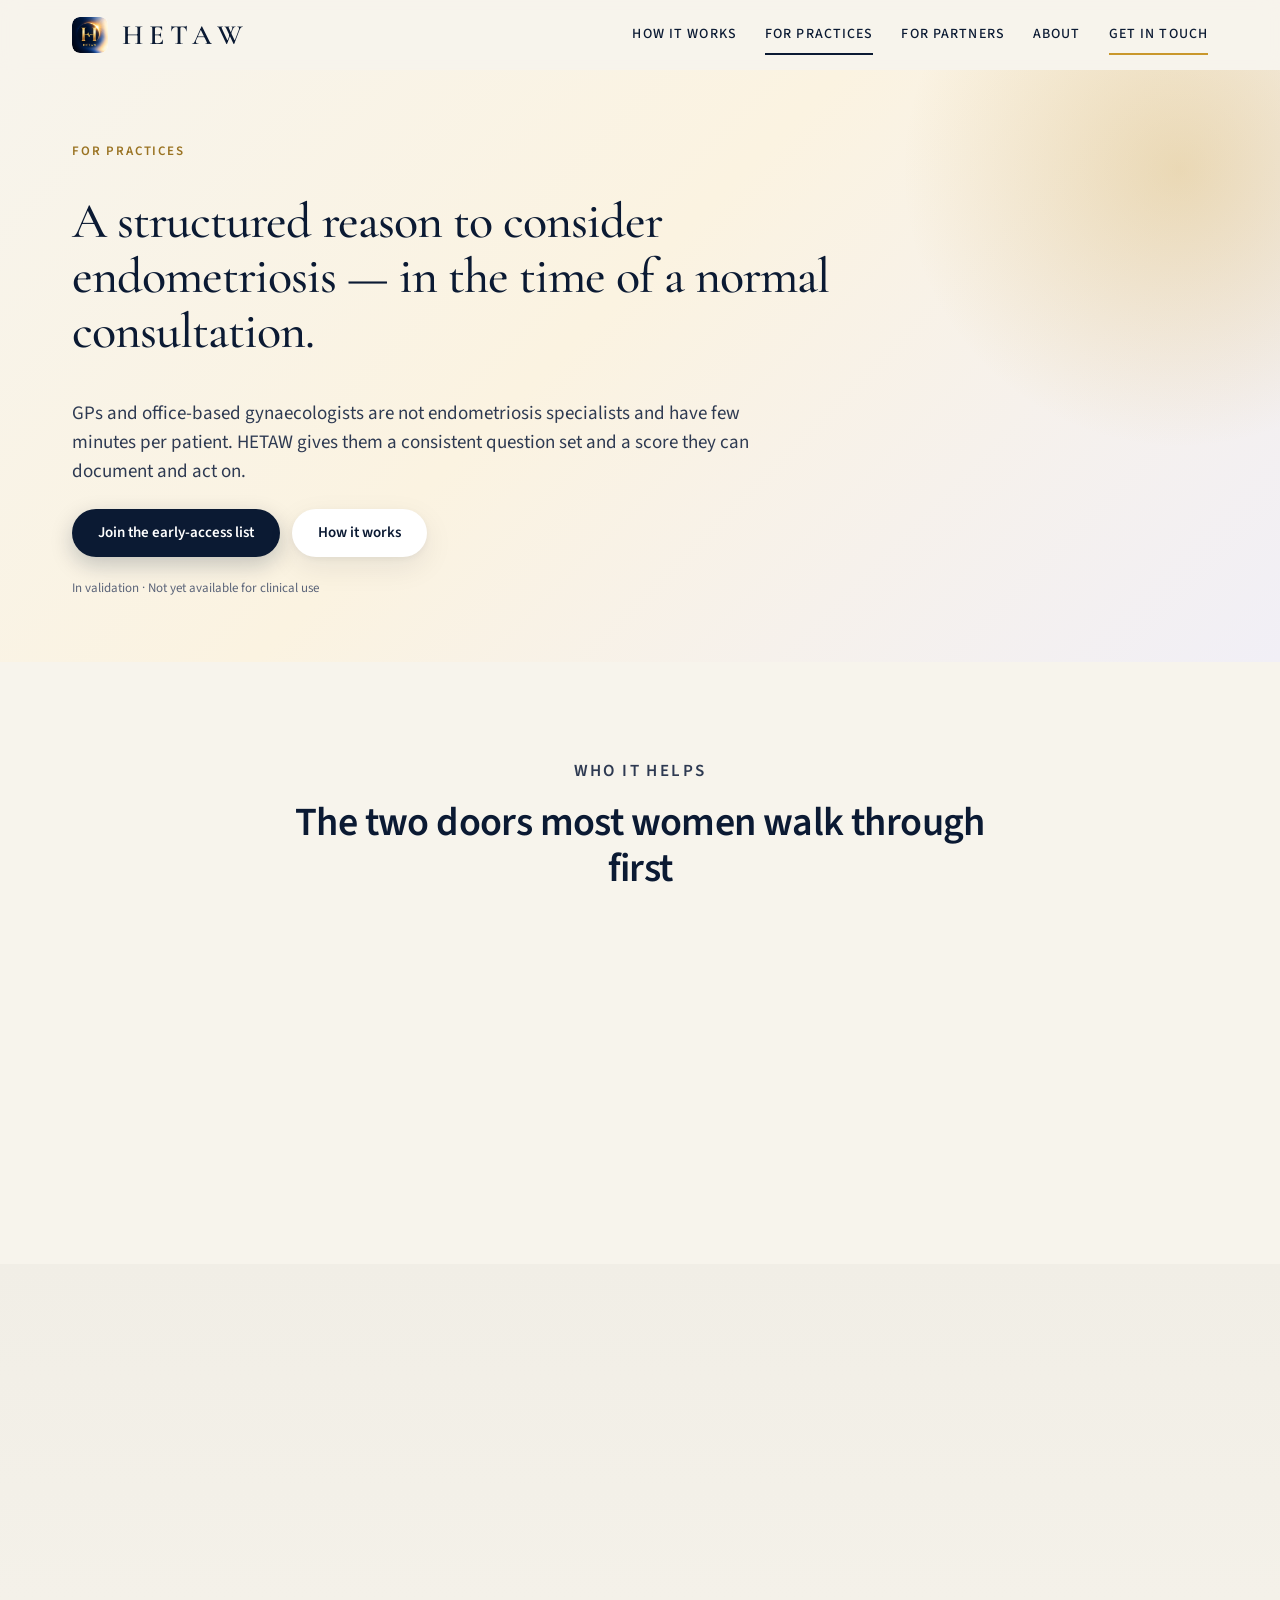
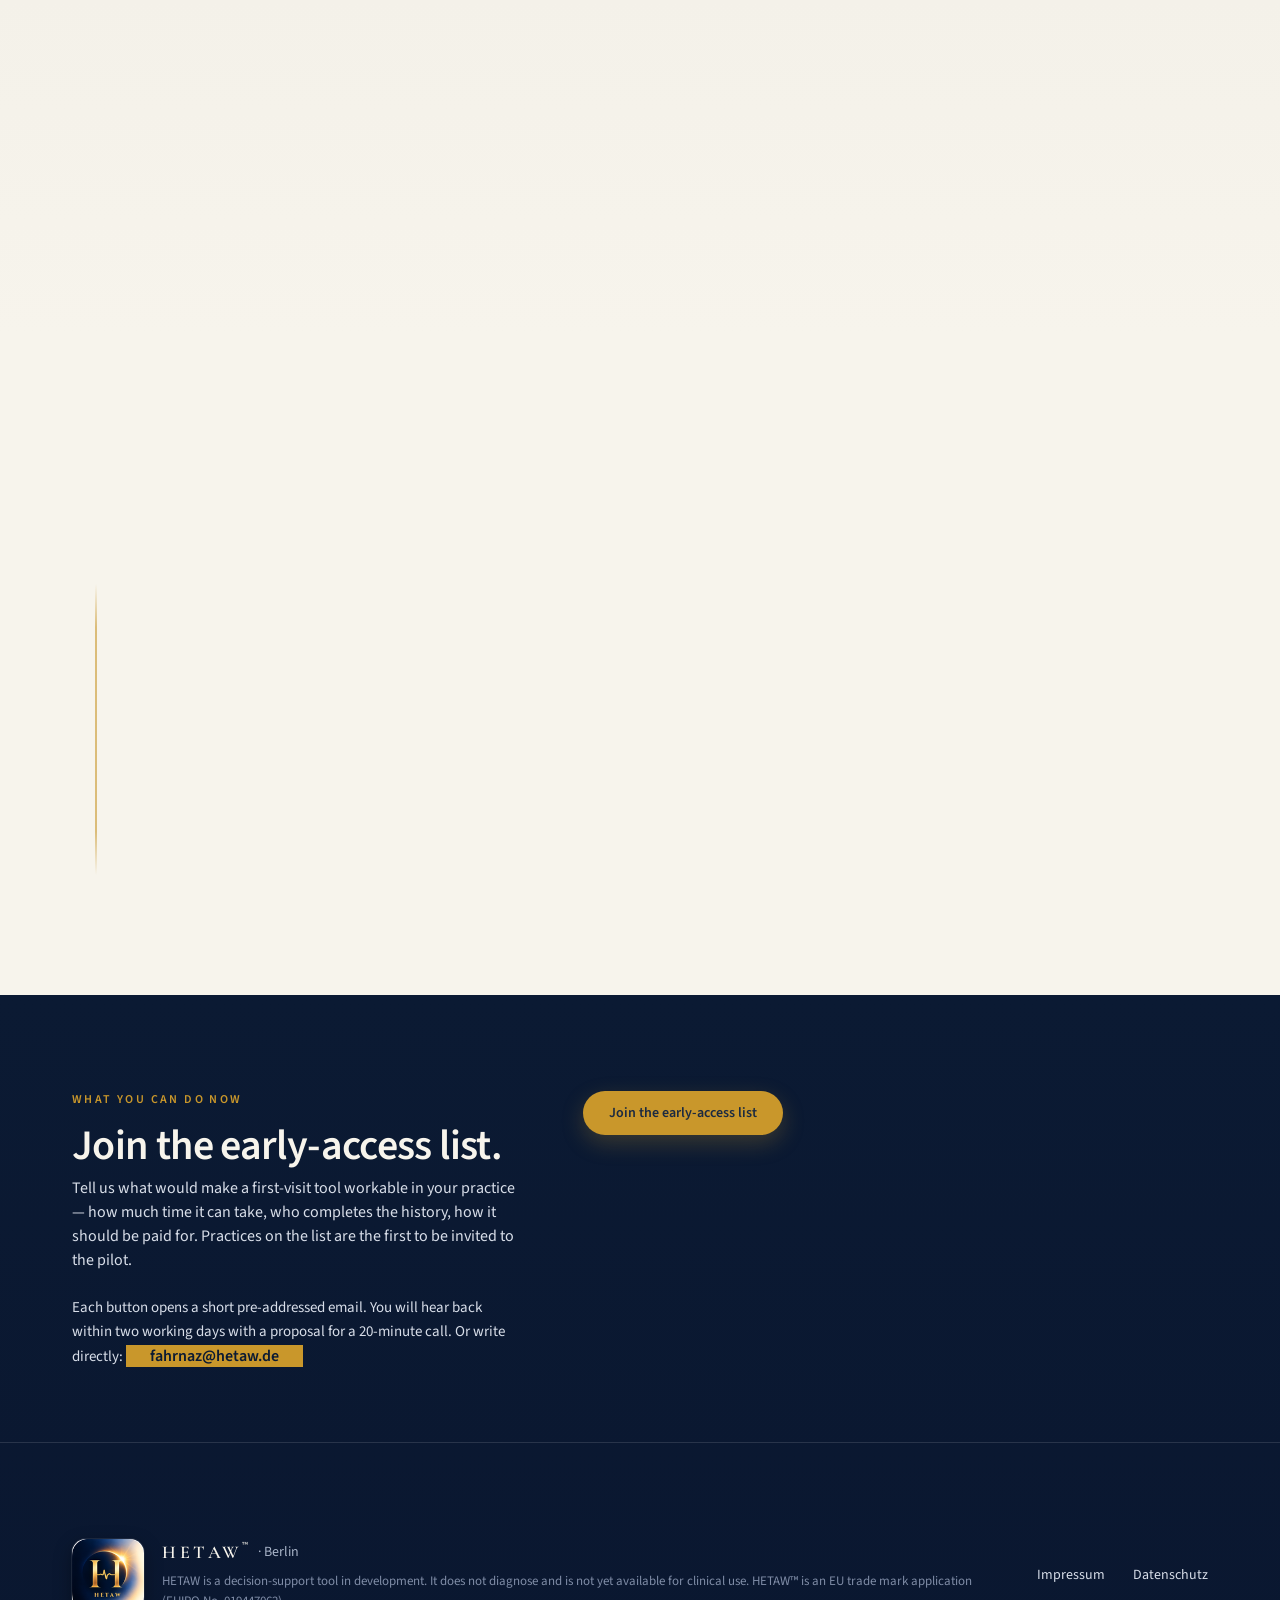
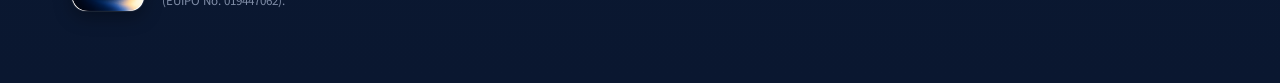
<file: for-practices.html>
<!doctype html>
<html lang="en">
<head>
<meta charset="utf-8">
<meta name="viewport" content="width=device-width, initial-scale=1">
<title>HETAW for GPs and gynaecology practices</title>
<meta name="description" content="What HETAW asks of a practice, what it gives back, and how to join the early-access list for the pilot.">
<link rel="canonical" href="https://hetaw.de/for-practices.html">
<meta property="og:title" content="HETAW for GPs and gynaecology practices">
<meta property="og:description" content="What HETAW asks of a practice, what it gives back, and how to join the early-access list for the pilot.">
<meta property="og:image" content="https://hetaw.de/assets/hetaw-wordmark.jpg?v=2">
<meta property="og:url" content="https://hetaw.de/for-practices.html">
<meta name="theme-color" content="#0B1A33">
<link rel="icon" type="image/png" href="assets/favicon.png?v=2">
<link rel="apple-touch-icon" href="assets/apple-touch-icon.png">
<link rel="stylesheet" href="assets/style.css?v=20261108j">
</head>
<body>
<header class="masthead">
  <div class="wrap">
    <a class="brand" href="index.html" aria-label="HETAW home">
      <img src="assets/hetaw-icon.png?v=2" alt="" width="36" height="36">
      <span>HETAW</span>
    </a>
    <nav class="nav" aria-label="Main">
      <a href="how-it-works.html">How it works</a>
      <a href="for-practices.html" aria-current="page">For practices</a>
      <a href="for-partners.html">For partners</a>
      <a href="about.html">About</a>
      <a class="cta" href="#contact">Get in touch</a>
    </nav>
  </div>
</header>

<main id="top">

<section class="lp-hero sub-hero">
  <div class="wrap">
    <div class="lp-hero-copy reveal">
      <p class="lp-kicker">For practices</p>
      <h1>A structured reason to consider endometriosis — in the time of a normal consultation.</h1>
      <p class="lp-lede">GPs and office-based gynaecologists are not endometriosis specialists and have few minutes per patient. HETAW gives them a consistent question set and a score they can document and act on.</p>
      <div class="lp-actions"><a class="pill pill-solid" href="mailto:fahrnaz@hetaw.de?subject=HETAW%20early-access%20list%20%E2%80%94%20practice&body=Hello%20Fahrnaz%2C%0A%0AI%20would%20like%20to%20join%20the%20HETAW%20early-access%20list.%0A%0APractice%20/%20specialty%3A%0ACity%3A%0AWhat%20would%20make%20a%20first-visit%20tool%20workable%20for%20us%3A%0A%0ABest%20regards%2C%0A">Join the early-access list</a><a class="pill pill-ghost" href="how-it-works.html">How it works</a></div>
      <p class="lp-status">In validation · Not yet available for clinical use</p>
    </div>
  </div>
</section>

<section class="lp-section" id="who">
  <div class="wrap">
    <div class="lp-head reveal">
      <p class="lp-kicker">Who it helps</p>
      <h2>The two doors most women walk through first</h2>
    </div>
    <div class="cards cards-2">
      <article class="card reveal"><span class="icon" aria-hidden="true"><svg viewBox="0 0 24 24"><path d="M12 3a5 5 0 0 1 5 5v2a5 5 0 0 1-10 0V8a5 5 0 0 1 5-5z"/><path d="M4 21a8 8 0 0 1 16 0"/></svg></span><h3>General practitioners</h3><p>Often the first contact for pain, fatigue and cycle complaints — and the entry point where endometriosis is least likely to be considered. HETAW gives the GP a structured reason to refer earlier.</p></article>
      <article class="card reveal delay-1"><span class="icon" aria-hidden="true"><svg viewBox="0 0 24 24"><rect x="4" y="4" width="16" height="16" rx="2"/><path d="M8 9h8M8 13h8M8 17h5"/></svg></span><h3>Gynaecology practices</h3><p>A consistent, documented first-visit assessment that fits the consultation and makes the case for work-up or referral explicit — including for patients with regular cycles.</p></article>
    </div>
  </div>
</section>

<section class="lp-section lp-tint" id="practice">
  <div class="wrap">
    <div class="lp-head reveal">
      <p class="lp-kicker">In practice</p>
      <h2>What it asks of you, and what it gives back</h2>
    </div>
    <div class="cards cards-3">
      <article class="card reveal"><span class="icon" aria-hidden="true"><svg viewBox="0 0 24 24"><circle cx="12" cy="12" r="9"/><path d="M12 7v5l3 2"/></svg></span><h3>Two to three minutes</h3><p>A defined set of questions on pain pattern, cycle, digestive, urinary and fatigue symptoms, reproductive history and prior consultations, asked during the consultation.</p></article>
      <article class="card reveal delay-1"><span class="icon" aria-hidden="true"><svg viewBox="0 0 24 24"><path d="M9 3v5M15 3v5M6 8h12v3a6 6 0 0 1-12 0z"/><path d="M12 17v4"/></svg></span><h3>No integration project</h3><p>For the pilot HETAW runs as a standalone application; the doctor enters the history directly. Integration with practice-management systems through the standard German interfaces follows once the question set is validated.</p></article>
      <article class="card reveal delay-2"><span class="icon" aria-hidden="true"><svg viewBox="0 0 24 24"><path d="M4 12l5 5L20 6"/></svg></span><h3>A documented decision</h3><p>A risk score with the reasons behind it, in plain language — a defensible basis for watching, investigating or referring, and a lower risk of both missing a case and over-referring.</p></article>
    </div>
    <div class="lp-chips reveal">
      <span>Doctor-entered data only</span><span>No patient app required</span><span>HETAW does not diagnose</span><span>Planned as a medical device (MDR Class IIa)</span>
    </div>
  </div>
</section>

<section class="lp-section" id="pilot">
  <div class="wrap">
    <div class="lp-head reveal">
      <p class="lp-kicker">The pilot</p>
      <h2>What joining the early-access list means</h2>
    </div>
    <ol class="tl tl-compact">
      <li class="reveal"><span class="tl-n">1</span><div class="card tl-card"><h3>You write to us</h3><p>One email — which practice, which specialty, and what a first-visit tool must look like to work for you.</p></div></li>
      <li class="reveal delay-1"><span class="tl-n">2</span><div class="card tl-card"><h3>A 20-minute call</h3><p>We walk through the question set and how much time it realistically takes. Your feedback shapes the pilot design.</p></div></li>
      <li class="reveal delay-2"><span class="tl-n gold">3</span><div class="card tl-card tl-key"><h3>First invitation to the pilot</h3><p>Practices on the list are invited first once the question set is validated. No commitment, no cost in the pilot phase.</p></div></li>
    </ol>
  </div>
</section>

<section class="flow-contact" id="contact">
  <div class="wrap">
    <div class="contact-grid">
      <div>
        <p class="overline light">What you can do now</p>
        <h2>Join the early-access list.</h2>
      <p class="text">Tell us what would make a first-visit tool workable in your practice — how much time it can take, who completes the history, how it should be paid for. Practices on the list are the first to be invited to the pilot.</p>
        <p class="cta-next">Each button opens a short pre-addressed email. You will hear back within two working days with a proposal for a 20-minute call. Or write directly: <a class="mail" href="mailto:fahrnaz@hetaw.de">fahrnaz@hetaw.de</a></p>
      </div>
      <div class="cta-cards cta-cards-1">
        <div class="cta-card"><a class="pill pill-gold" href="mailto:fahrnaz@hetaw.de?subject=HETAW%20early-access%20list%20%E2%80%94%20practice&body=Hello%20Fahrnaz%2C%0A%0AI%20would%20like%20to%20join%20the%20HETAW%20early-access%20list.%0A%0APractice%20/%20specialty%3A%0ACity%3A%0AWhat%20would%20make%20a%20first-visit%20tool%20workable%20for%20us%3A%0A%0ABest%20regards%2C%0A">Join the early-access list</a></div>
      </div>
    </div>
  </div>
  <footer class="footer">
    <div class="wrap">
      <div class="foot-brand">
        <img src="assets/hetaw-icon.png" alt="" width="72" height="72">
        <div>
          <span class="brand-small"><b>HETAW<sup class="tm">™</sup></b><span>· Berlin</span></span>
          <p class="disclaimer">HETAW is a decision-support tool in development. It does not diagnose and is not yet available for clinical use. HETAW™ is an EU trade mark application (EUIPO No. 019447062).</p>
        </div>
      </div>
      <nav aria-label="Legal"><a href="impressum.html">Impressum</a><a href="datenschutz.html">Datenschutz</a></nav>
    </div>
  </footer>
</section>

</main>
<script src="assets/motion.js?v=20261108j" defer></script>
</body>
</html>
</file>
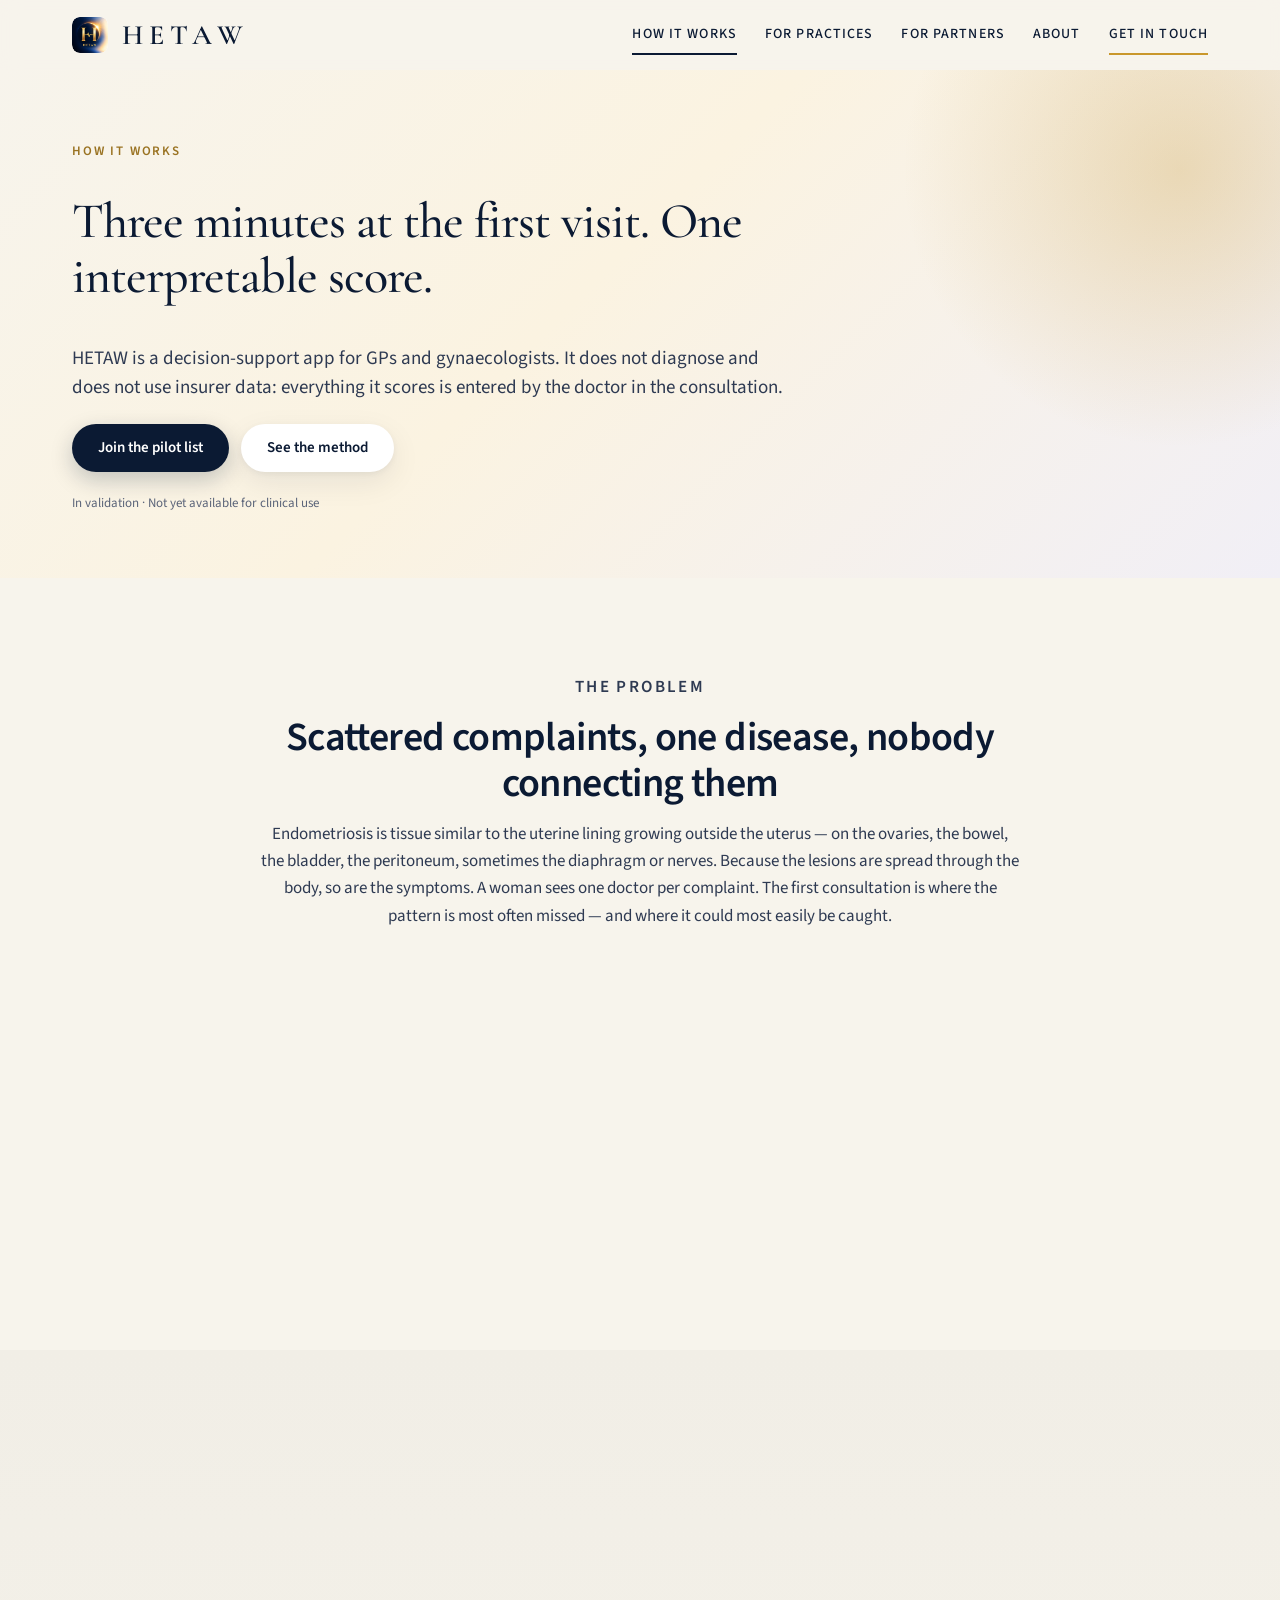
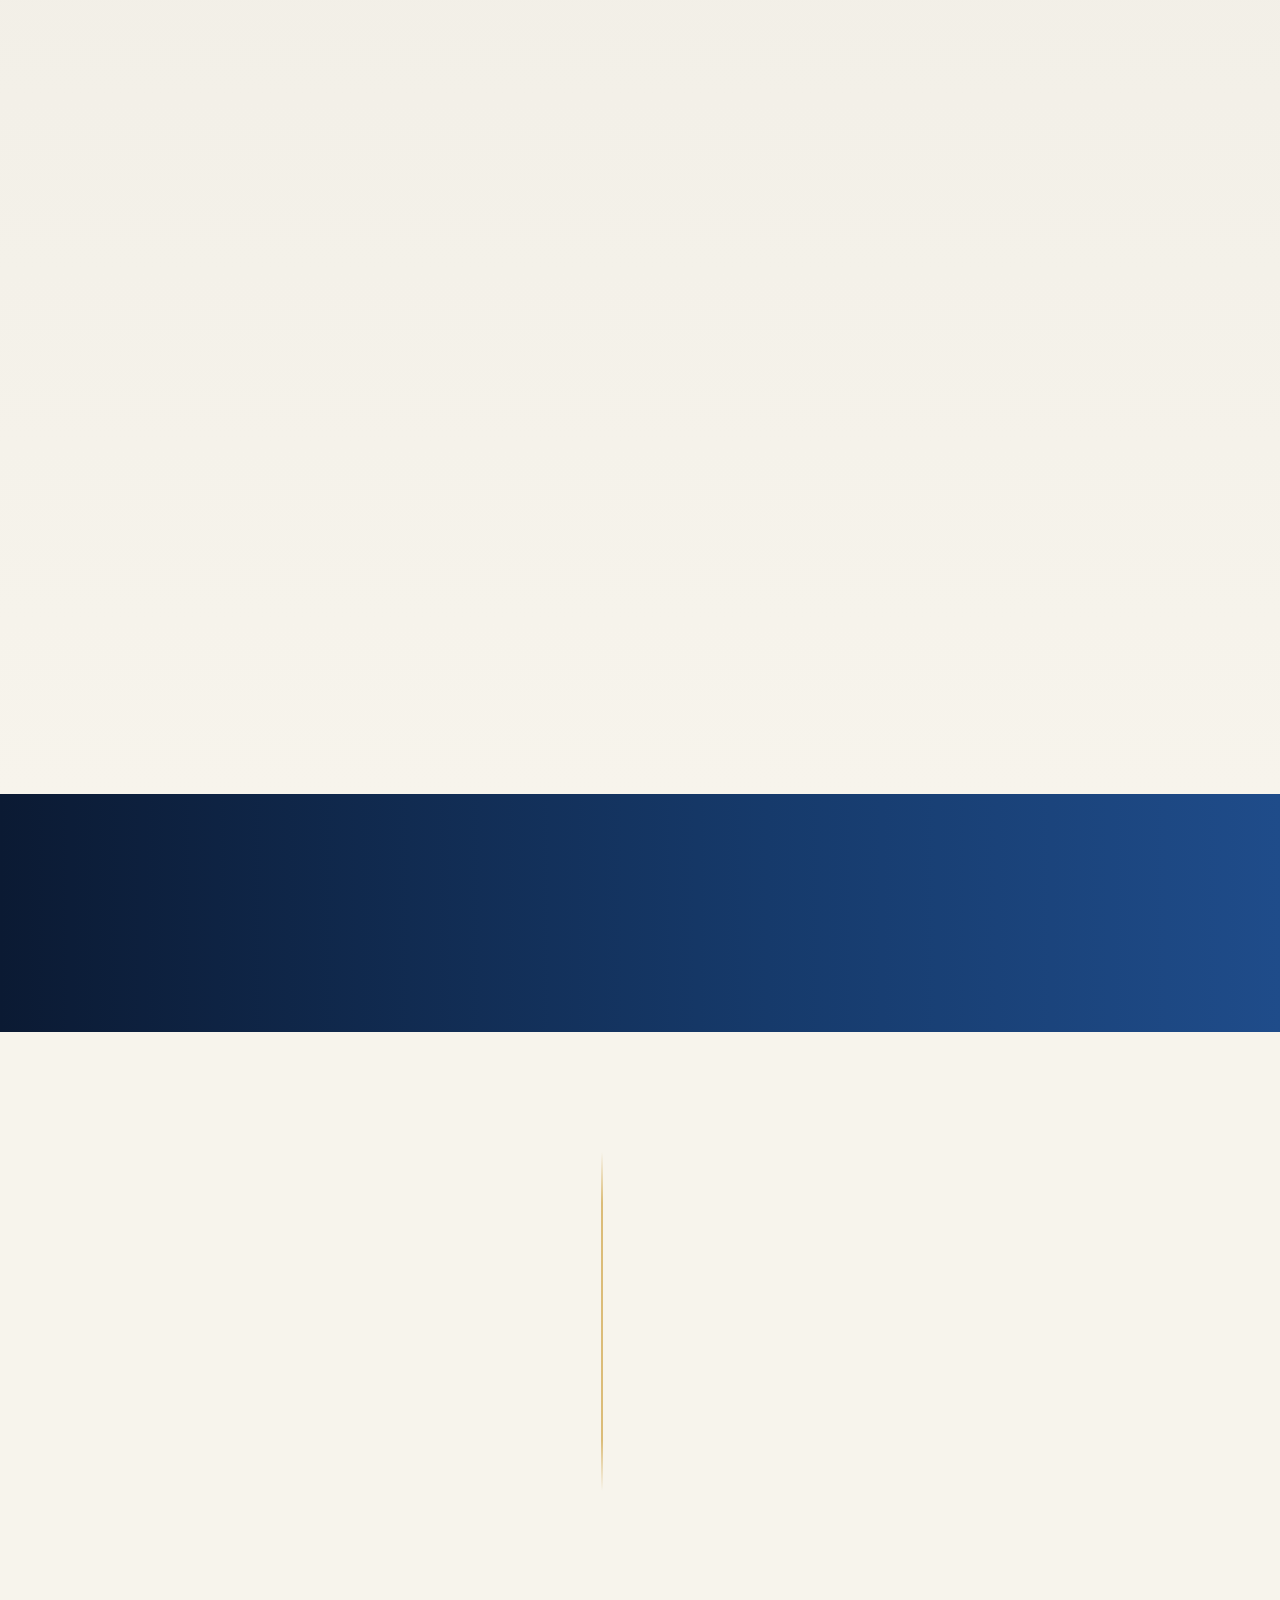
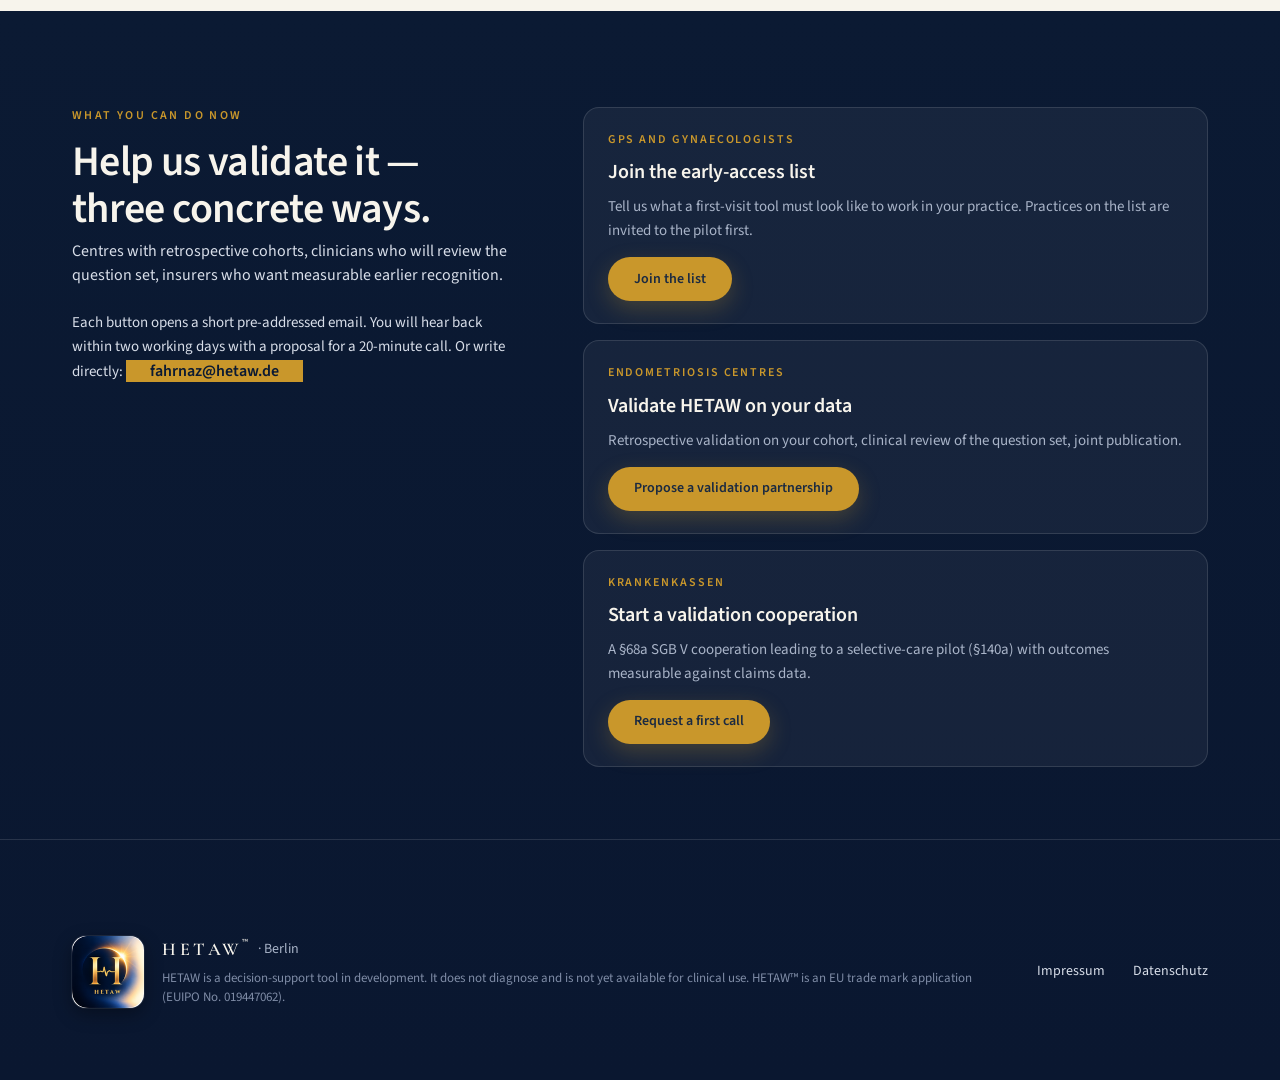
<file: how-it-works.html>
<!doctype html>
<html lang="en">
<head>
<meta charset="utf-8">
<meta name="viewport" content="width=device-width, initial-scale=1">
<title>How HETAW works — the problem, the method, the validation</title>
<meta name="description" content="What endometriosis is, why it is found late, how HETAW's first-visit risk score works, and how it is validated before use.">
<link rel="canonical" href="https://hetaw.de/how-it-works.html">
<meta property="og:title" content="How HETAW works — the problem, the method, the validation">
<meta property="og:description" content="What endometriosis is, why it is found late, how HETAW's first-visit risk score works, and how it is validated before use.">
<meta property="og:image" content="https://hetaw.de/assets/hetaw-wordmark.jpg?v=2">
<meta property="og:url" content="https://hetaw.de/how-it-works.html">
<meta name="theme-color" content="#0B1A33">
<link rel="icon" type="image/png" href="assets/favicon.png?v=2">
<link rel="apple-touch-icon" href="assets/apple-touch-icon.png">
<link rel="stylesheet" href="assets/style.css?v=20261108j">
</head>
<body>
<header class="masthead">
  <div class="wrap">
    <a class="brand" href="index.html" aria-label="HETAW home">
      <img src="assets/hetaw-icon.png?v=2" alt="" width="36" height="36">
      <span>HETAW</span>
    </a>
    <nav class="nav" aria-label="Main">
      <a href="how-it-works.html" aria-current="page">How it works</a>
      <a href="for-practices.html">For practices</a>
      <a href="for-partners.html">For partners</a>
      <a href="about.html">About</a>
      <a class="cta" href="#contact">Get in touch</a>
    </nav>
  </div>
</header>

<main id="top">

<section class="lp-hero sub-hero">
  <div class="wrap">
    <div class="lp-hero-copy reveal">
      <p class="lp-kicker">How it works</p>
      <h1>Three minutes at the first visit. One interpretable score.</h1>
      <p class="lp-lede">HETAW is a decision-support app for GPs and gynaecologists. It does not diagnose and does not use insurer data: everything it scores is entered by the doctor in the consultation.</p>
      <div class="lp-actions"><a class="pill pill-solid" href="mailto:fahrnaz@hetaw.de?subject=HETAW%20early-access%20list%20%E2%80%94%20practice&body=Hello%20Fahrnaz%2C%0A%0AI%20would%20like%20to%20join%20the%20HETAW%20early-access%20list.%0A%0APractice%20/%20specialty%3A%0ACity%3A%0AWhat%20would%20make%20a%20first-visit%20tool%20workable%20for%20us%3A%0A%0ABest%20regards%2C%0A">Join the pilot list</a><a class="pill pill-ghost" href="#method">See the method</a></div>
      <p class="lp-status">In validation · Not yet available for clinical use</p>
    </div>
  </div>
</section>

<section class="lp-section" id="problem">
  <div class="wrap">
    <div class="lp-head reveal">
      <p class="lp-kicker">The problem</p>
      <h2>Scattered complaints, one disease, nobody connecting them</h2>
      <p>Endometriosis is tissue similar to the uterine lining growing outside the uterus — on the ovaries, the bowel, the bladder, the peritoneum, sometimes the diaphragm or nerves. Because the lesions are spread through the body, so are the symptoms. A woman sees one doctor per complaint. The first consultation is where the pattern is most often missed — and where it could most easily be caught.</p>
    </div>
    <div class="cards cards-3">
      <article class="card reveal"><span class="icon" aria-hidden="true"><svg viewBox="0 0 24 24"><circle cx="12" cy="12" r="9"/><path d="M12 7v5l3 2"/></svg></span><h3>10 years</h3><p>Median delay from first symptoms to diagnosis in Germany and Austria — 7.7 of them after the first gynaecologist visit.</p></article>
      <article class="card reveal delay-1"><span class="icon" aria-hidden="true"><svg viewBox="0 0 24 24"><path d="M12 3l9 16H3z"/><path d="M12 10v4M12 17h.01"/></svg></span><h3>74 %</h3><p>Receive at least one wrong diagnosis first — irritable bowel, cystitis, "stress" — before endometriosis is named.</p></article>
      <article class="card reveal delay-2"><span class="icon" aria-hidden="true"><svg viewBox="0 0 24 24"><path d="M16 11a4 4 0 1 0-8 0 4 4 0 0 0 8 0z"/><path d="M4 21a8 8 0 0 1 16 0"/></svg></span><h3>510,000</h3><p>Women with a confirmed diagnosis in Germany in 2024 — more than double 2005, and still below the true number affected.</p></article>
    </div>
    <p class="lp-source reveal">Sources: Hudelist et al., Human Reproduction 2012; BARMER Arztreport 2026.</p>
  </div>
</section>

<section class="lp-section lp-tint" id="method">
  <div class="wrap">
    <div class="lp-head reveal">
      <p class="lp-kicker">The method</p>
      <h2>A structured history in. A score with reasons out.</h2>
    </div>
    <ol class="what-steps what-steps-row reveal delay-1">
      <li><span>i.</span><div><strong>The doctor enters a short symptom history</strong><p>Pain pattern, cycle, digestive, urinary and fatigue symptoms, reproductive history, prior consultations — designed for two to three minutes and to capture the fragments that today go unconnected.</p></div></li>
      <li><span>ii.</span><div><strong>HETAW returns a risk score with its reasons</strong><p>A calibrated pre-test risk score and the symptom patterns that drove it, in plain language: which answers raised it, which lowered it, how confident the estimate is.</p></div></li>
      <li><span>iii.</span><div><strong>The doctor decides</strong><p>Watch and re-evaluate, order ultrasound or blood work, or refer to a certified endometriosis centre. HETAW supports the decision; it never makes it, and it does not diagnose.</p></div></li>
    </ol>
    <div class="lp-head reveal" style="margin-top:56px"><h2 class="h2-small">Three design principles</h2><p>What separates HETAW from a symptom checker.</p></div>
    <div class="cards cards-3">
      <article class="card reveal"><span class="icon" aria-hidden="true"><svg viewBox="0 0 24 24"><path d="M12 3a5 5 0 0 1 5 5v2a5 5 0 0 1-10 0V8a5 5 0 0 1 5-5z"/><path d="M4 21a8 8 0 0 1 16 0"/></svg></span><h3>The doctor stays in charge</h3><p>HETAW does not diagnose and does not communicate with the patient. It gives the doctor a structured, defensible basis for a decision he or she makes anyway.</p></article>
      <article class="card reveal delay-1"><span class="icon" aria-hidden="true"><svg viewBox="0 0 24 24"><rect x="4" y="4" width="16" height="16" rx="2"/><path d="M8 9h8M8 13h8M8 17h5"/></svg></span><h3>Everything scored is entered by the doctor</h3><p>No insurer, claims or electronic-record data. Consent stays inside the consultation, and the tool runs in any practice without an IT integration project.</p></article>
      <article class="card reveal delay-2"><span class="icon" aria-hidden="true"><svg viewBox="0 0 24 24"><path d="M12 3l2.5 5 5.5.8-4 3.9.9 5.5-4.9-2.6-4.9 2.6.9-5.5-4-3.9L9.5 8z"/></svg></span><h3>Explainable by design</h3><p>An interpretable model class, per-patient reasons, calibrated probabilities and a published model card — requirements of the MDR and the EU AI Act, treated as product features.</p></article>
    </div>
  </div>
</section>

<section class="lp-band" aria-label="Key facts">
  <div class="wrap stats">
    <div class="reveal"><strong data-count="10.4" data-suffix=" yrs">10.4 yrs</strong><span>median diagnostic delay</span></div>
    <div class="reveal delay-1"><strong data-count="74" data-suffix=" %">74 %</strong><span>misdiagnosed at least once</span></div>
    <div class="reveal delay-2"><strong data-count="3" data-suffix=" min">3 min</strong><span>structured history per patient</span></div>
    <div class="reveal delay-3"><strong data-count="0">0</strong><span>insurer or record data used</span></div>
  </div>
</section>

<section class="lp-section" id="research">
  <div class="wrap lp-split">
    <div class="reveal">
      <p class="lp-kicker">Research &amp; validation</p>
      <h2>Validated before it is used</h2>
      <p class="lp-p">HETAW is developed as research first. The question set is built from published evidence and clinical review, then evaluated on retrospective data from certified endometriosis centres before any practice uses it. Results are published openly.</p>
      <a class="pill pill-outline" href="for-partners.html">Validation partners</a>
    </div>
    <ol class="tl tl-compact">
      <li class="reveal"><span class="tl-n gold">Now</span><div class="card tl-card tl-key"><h3>First-visit symptom triage</h3><p>Question set development and retrospective validation with endometriosis centres.</p></div></li>
      <li class="reveal delay-1"><span class="tl-n">Next</span><div class="card tl-card"><h3>After the work-up</h3><p>Combining routine labs, ultrasound and MRI findings into a post-test likelihood.</p></div></li>
      <li class="reveal delay-2"><span class="tl-n">Later</span><div class="card tl-card"><h3>Care-pathway integration</h3><p>Pilot within a selective-care contract; CE marking as a medical device (Class IIa planned).</p></div></li>
    </ol>
  </div>
</section>

<section class="flow-contact" id="contact">
  <div class="wrap">
    <div class="contact-grid">
      <div>
        <p class="overline light">What you can do now</p>
        <h2>Help us validate it — three concrete ways.</h2>
      <p class="text">Centres with retrospective cohorts, clinicians who will review the question set, insurers who want measurable earlier recognition.</p>
        <p class="cta-next">Each button opens a short pre-addressed email. You will hear back within two working days with a proposal for a 20-minute call. Or write directly: <a class="mail" href="mailto:fahrnaz@hetaw.de">fahrnaz@hetaw.de</a></p>
      </div>
      <div class="cta-cards">
        <div class="cta-card"><p class="cta-who">GPs and gynaecologists</p><h3>Join the early-access list</h3><p>Tell us what a first-visit tool must look like to work in your practice. Practices on the list are invited to the pilot first.</p><a class="pill pill-gold" href="mailto:fahrnaz@hetaw.de?subject=HETAW%20early-access%20list%20%E2%80%94%20practice&body=Hello%20Fahrnaz%2C%0A%0AI%20would%20like%20to%20join%20the%20HETAW%20early-access%20list.%0A%0APractice%20/%20specialty%3A%0ACity%3A%0AWhat%20would%20make%20a%20first-visit%20tool%20workable%20for%20us%3A%0A%0ABest%20regards%2C%0A">Join the list</a></div>
        <div class="cta-card"><p class="cta-who">Endometriosis centres</p><h3>Validate HETAW on your data</h3><p>Retrospective validation on your cohort, clinical review of the question set, joint publication.</p><a class="pill pill-gold" href="mailto:fahrnaz@hetaw.de?subject=HETAW%20validation%20partnership%20%E2%80%94%20centre&body=Hello%20Fahrnaz%2C%0A%0AWe%20are%20interested%20in%20a%20validation%20partnership.%0A%0AInstitution%3A%0ARetrospective%20cohort%20%28approx.%20size%2C%20years%29%3A%0AContact%20for%20a%20first%20call%3A%0A%0ABest%20regards%2C%0A">Propose a validation partnership</a></div>
        <div class="cta-card"><p class="cta-who">Krankenkassen</p><h3>Start a validation cooperation</h3><p>A §68a SGB V cooperation leading to a selective-care pilot (§140a) with outcomes measurable against claims data.</p><a class="pill pill-gold" href="mailto:fahrnaz@hetaw.de?subject=HETAW%20validation%20cooperation%20%E2%80%94%20insurer&body=Hello%20Fahrnaz%2C%0A%0AWe%20would%20like%20to%20discuss%20a%20validation%20cooperation%20%28%C2%A768a%20SGB%20V%29.%0A%0AInsurer%20/%20department%3A%0AContact%20for%20a%20first%20call%3A%0A%0ABest%20regards%2C%0A">Request a first call</a></div>
      </div>
    </div>
  </div>
  <footer class="footer">
    <div class="wrap">
      <div class="foot-brand">
        <img src="assets/hetaw-icon.png" alt="" width="72" height="72">
        <div>
          <span class="brand-small"><b>HETAW<sup class="tm">™</sup></b><span>· Berlin</span></span>
          <p class="disclaimer">HETAW is a decision-support tool in development. It does not diagnose and is not yet available for clinical use. HETAW™ is an EU trade mark application (EUIPO No. 019447062).</p>
        </div>
      </div>
      <nav aria-label="Legal"><a href="impressum.html">Impressum</a><a href="datenschutz.html">Datenschutz</a></nav>
    </div>
  </footer>
</section>

</main>
<script src="assets/motion.js?v=20261108j" defer></script>
</body>
</html>
</file>
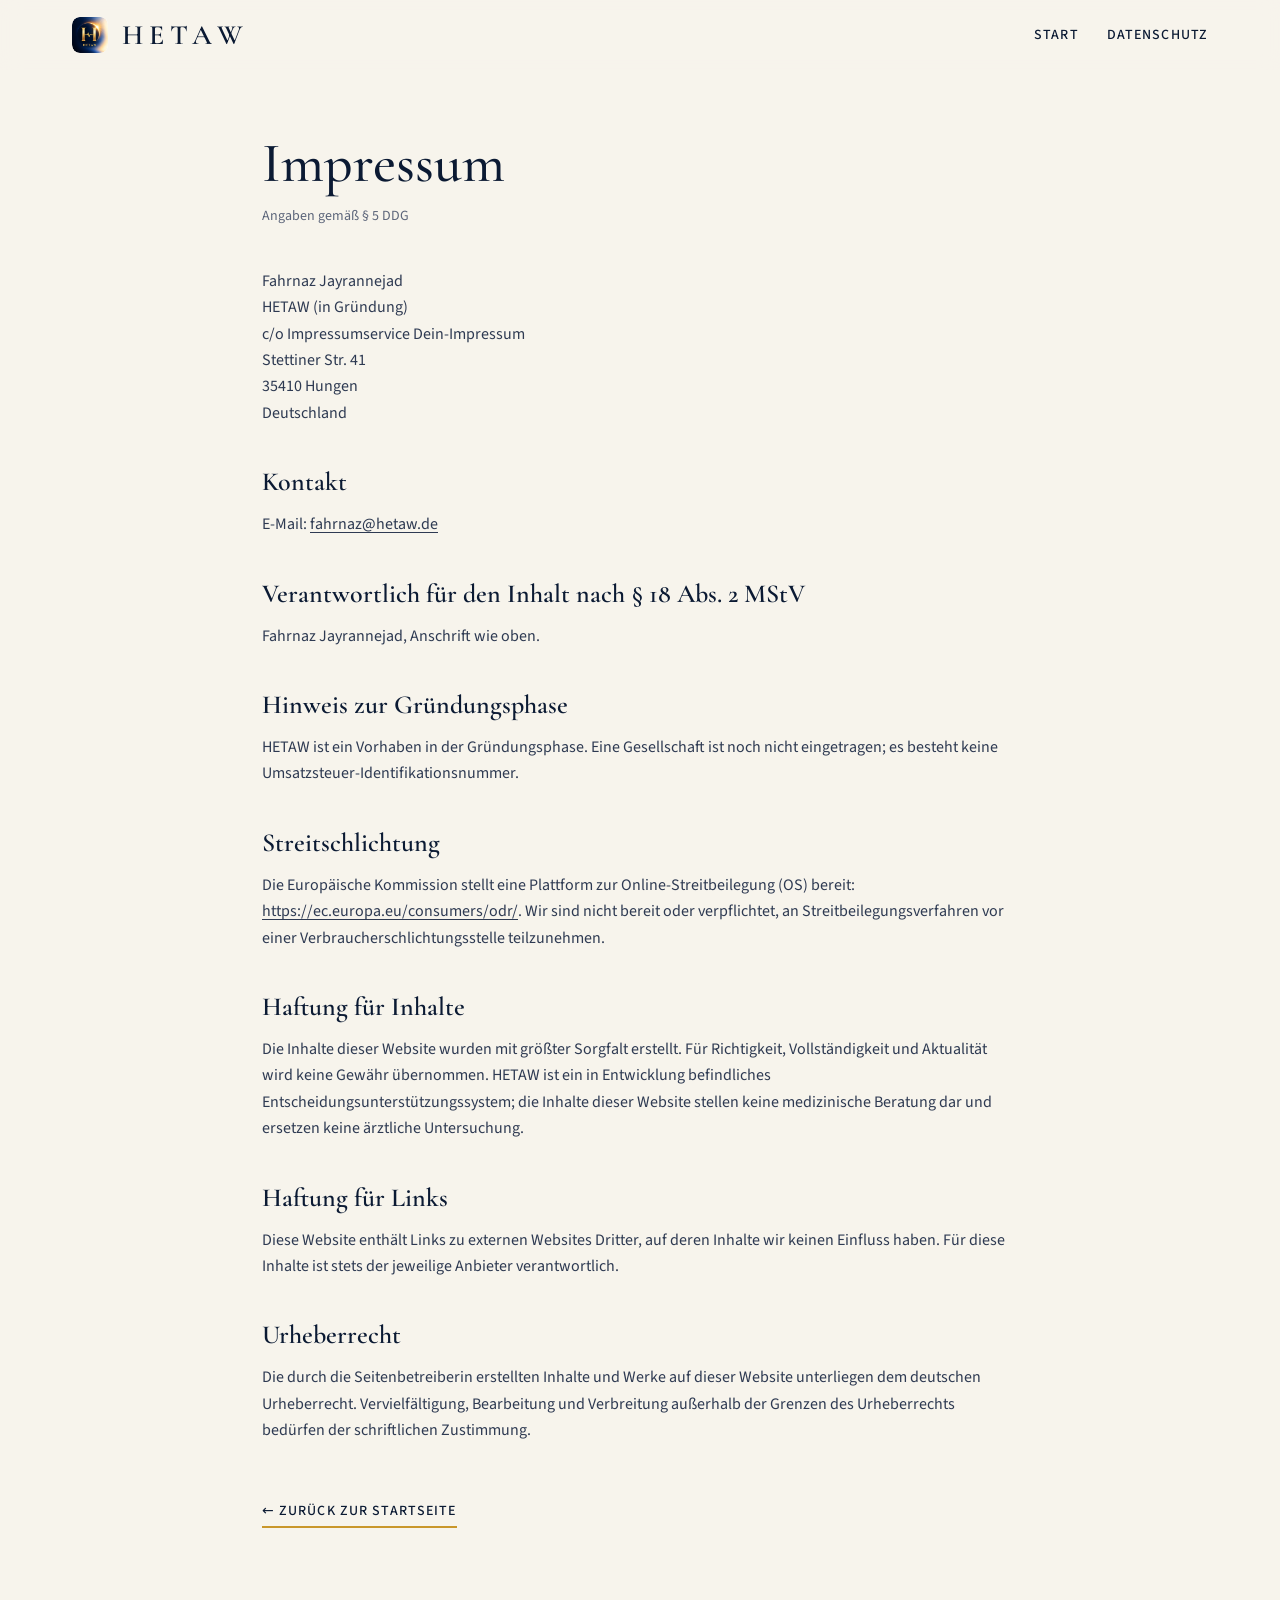
<file: impressum.html>
<!doctype html>
<html lang="de">
<head>
<meta charset="utf-8">
<meta name="viewport" content="width=device-width, initial-scale=1">
<title>Impressum — HETAW</title>
<meta name="robots" content="noindex, follow">
<link rel="icon" type="image/png" href="assets/favicon.png?v=2">
<link rel="apple-touch-icon" href="assets/apple-touch-icon.png">
<link rel="stylesheet" href="assets/style.css?v=20261107c">
</head>
<body>
<header class="masthead">
  <div class="wrap">
    <a class="brand" href="index.html" aria-label="HETAW home"><img src="assets/hetaw-icon.png?v=2" alt="" width="36" height="36"><span>HETAW</span></a>
    <nav class="nav" aria-label="Main"><a href="index.html">Start</a><a href="datenschutz.html">Datenschutz</a></nav>
  </div>
</header>
<main class="legal">
  <div class="wrap">
    <h1>Impressum</h1>
    <p class="sub">Angaben gemäß § 5 DDG</p>

    <address>
      Fahrnaz Jayrannejad<br>
      HETAW (in Gründung)<br>
      c/o Impressumservice Dein-Impressum<br>
      Stettiner Str. 41<br>
      35410 Hungen<br>
      Deutschland
    </address>

    <h2>Kontakt</h2>
    <p>E-Mail: <a href="mailto:fahrnaz@hetaw.de">fahrnaz@hetaw.de</a></p>

    <h2>Verantwortlich für den Inhalt nach § 18 Abs. 2 MStV</h2>
    <p>Fahrnaz Jayrannejad, Anschrift wie oben.</p>

    <h2>Hinweis zur Gründungsphase</h2>
    <p>HETAW ist ein Vorhaben in der Gründungsphase. Eine Gesellschaft ist noch nicht eingetragen; es besteht keine Umsatzsteuer-Identifikationsnummer.</p>

    <h2>Streitschlichtung</h2>
    <p>Die Europäische Kommission stellt eine Plattform zur Online-Streitbeilegung (OS) bereit: <a href="https://ec.europa.eu/consumers/odr/" rel="noopener">https://ec.europa.eu/consumers/odr/</a>. Wir sind nicht bereit oder verpflichtet, an Streitbeilegungsverfahren vor einer Verbraucherschlichtungsstelle teilzunehmen.</p>

    <h2>Haftung für Inhalte</h2>
    <p>Die Inhalte dieser Website wurden mit größter Sorgfalt erstellt. Für Richtigkeit, Vollständigkeit und Aktualität wird keine Gewähr übernommen. HETAW ist ein in Entwicklung befindliches Entscheidungsunterstützungssystem; die Inhalte dieser Website stellen keine medizinische Beratung dar und ersetzen keine ärztliche Untersuchung.</p>

    <h2>Haftung für Links</h2>
    <p>Diese Website enthält Links zu externen Websites Dritter, auf deren Inhalte wir keinen Einfluss haben. Für diese Inhalte ist stets der jeweilige Anbieter verantwortlich.</p>

    <h2>Urheberrecht</h2>
    <p>Die durch die Seitenbetreiberin erstellten Inhalte und Werke auf dieser Website unterliegen dem deutschen Urheberrecht. Vervielfältigung, Bearbeitung und Verbreitung außerhalb der Grenzen des Urheberrechts bedürfen der schriftlichen Zustimmung.</p>

    <a class="back" href="index.html">← Zurück zur Startseite</a>
  </div>
</main>
</body>
</html>
</file>
<file: assets/style.css>
/* HETAW — hetaw.de — Editorial direction */
@font-face{font-family:"Cormorant Garamond";font-style:normal;font-weight:500;font-display:swap;src:url(fonts/cormorant-garamond-latin-500-normal.woff2) format("woff2")}
@font-face{font-family:"Cormorant Garamond";font-style:normal;font-weight:600;font-display:swap;src:url(fonts/cormorant-garamond-latin-600-normal.woff2) format("woff2")}
@font-face{font-family:"Cormorant Garamond";font-style:italic;font-weight:500;font-display:swap;src:url(fonts/cormorant-garamond-latin-500-italic.woff2) format("woff2")}
@font-face{font-family:"Source Sans 3";font-style:normal;font-weight:400;font-display:swap;src:url(fonts/source-sans-3-latin-400-normal.woff2) format("woff2")}
@font-face{font-family:"Source Sans 3";font-style:normal;font-weight:500;font-display:swap;src:url(fonts/source-sans-3-latin-500-normal.woff2) format("woff2")}
@font-face{font-family:"Source Sans 3";font-style:normal;font-weight:600;font-display:swap;src:url(fonts/source-sans-3-latin-600-normal.woff2) format("woff2")}

:root{
  --paper:#F7F4EC; --ink:#0B1A33; --ink-2:#2E3A52; --muted:#5B6479; --gold:#C9972B; --gold-dark:#9A7322;
  --rule:#0B1A33; --rule-dark:#3A4A68; --on-dark:#F7F4EC; --on-dark-2:#D8DEE9; --on-dark-muted:#A9B4C8;
  --serif:"Cormorant Garamond",Georgia,"Times New Roman",serif; --sans:"Source Sans 3",system-ui,-apple-system,"Segoe UI",sans-serif;
}
*{box-sizing:border-box}
html{scroll-behavior:smooth}
body{margin:0;background:var(--paper);color:var(--ink);font-family:var(--sans);font-size:16px;line-height:1.5;-webkit-font-smoothing:antialiased}
a{color:inherit;text-decoration:none}
a:hover{color:var(--gold-dark)}
img{max-width:100%;display:block}
h1,h2,h3,p{margin:0}
.serif{font-family:var(--serif)}

.wrap{max-width:1200px;margin:0 auto;padding-left:32px;padding-right:32px}

/* masthead */
.masthead{background:rgba(247,244,236,.92);position:sticky;top:0;z-index:50;backdrop-filter:saturate(1.2) blur(10px);-webkit-backdrop-filter:saturate(1.2) blur(10px);transition:box-shadow .3s ease}
.masthead.scrolled{box-shadow:0 1px 0 rgba(11,31,59,.08),0 6px 20px rgba(11,31,59,.06)}
html{scroll-padding-top:88px}
[id]{scroll-margin-top:88px}
.masthead .wrap{display:flex;flex-wrap:wrap;align-items:center;justify-content:space-between;gap:16px 32px;padding-top:14px;padding-bottom:14px}
.brand{display:flex;align-items:center;gap:14px}
.brand img{width:36px;height:36px;border-radius:8px}
.brand span{font-family:var(--serif);font-size:28px;font-weight:600;letter-spacing:.22em}
.nav{display:flex;flex-wrap:wrap;gap:8px 28px;font-size:14px;font-weight:500;letter-spacing:.08em;text-transform:uppercase}
.nav a{padding:8px 0}
.nav a.cta{border-bottom:2px solid var(--gold)}

/* hero */
.hero .wrap{padding-top:72px;padding-bottom:64px;display:grid;grid-template-columns:repeat(12,minmax(0,1fr));gap:32px;align-items:end}
.hero-main{grid-column:span 8;display:flex;flex-direction:column;gap:28px}
.hero-side{grid-column:span 4;display:flex;flex-direction:column;gap:18px;border-left:1px solid var(--rule);padding-left:28px}
.kicker{font-size:13px;letter-spacing:.2em;text-transform:uppercase;color:var(--gold-dark);font-weight:600}
.hero h1{font-family:var(--serif);font-weight:500;font-size:clamp(40px,5.4vw,66px);line-height:1.04;letter-spacing:-.01em}
.lede{font-size:21px;line-height:1.5;max-width:640px;color:var(--ink-2)}
.hero-side .quote{font-family:var(--serif);font-style:italic;font-size:24px;line-height:1.3}
.btn{display:inline-flex;align-items:center;justify-content:space-between;min-height:52px;padding:0 20px;font-weight:600;font-size:15px;letter-spacing:.06em;text-transform:uppercase;border:1px solid var(--ink)}
.btn-solid{background:var(--ink);color:var(--paper)}
.btn-solid:hover{background:var(--gold-dark);border-color:var(--gold-dark);color:var(--ink)}
.btn-ghost:hover{color:var(--gold-dark);border-color:var(--gold-dark)}
.status{font-size:13px;color:var(--muted)}
.hero .wrap.hero-banner{display:block;padding-top:0;padding-bottom:72px}
.hero-banner img{display:block;width:100%;max-width:none;height:300px;object-fit:cover;object-position:center 45%}

/* subpage hero */
.page-hero .wrap{padding-top:64px;padding-bottom:56px;display:flex;flex-direction:column;gap:20px;max-width:1200px}
.page-hero h1{font-family:var(--serif);font-weight:500;font-size:clamp(34px,4.4vw,54px);line-height:1.08;max-width:900px}
.page-hero .lede{font-size:19px}
.nav a[aria-current="page"]{border-bottom:2px solid var(--ink)}
.audience-links a{display:flex;flex-direction:column;gap:8px}
.audience-links a:hover h3{color:var(--gold-dark)}
.audience-links .more{font-size:13px;letter-spacing:.08em;text-transform:uppercase;font-weight:600;color:var(--gold-dark);margin-top:4px}
.subhead{font-family:var(--serif);font-size:26px;font-weight:600;margin-top:8px}
.principles{display:grid;grid-template-columns:repeat(3,minmax(0,1fr));gap:28px}
.principles div{background:#FFFFFF;padding:22px 24px;border-radius:4px}
.principles strong{display:block;font-size:16px;margin-bottom:6px}
.principles p{font-size:15px;line-height:1.6;color:var(--ink-2)}

/* home teasers */
.readmore{display:inline-block;font-size:13px;letter-spacing:.08em;text-transform:uppercase;font-weight:600;color:var(--gold-dark);border-bottom:2px solid var(--gold);padding-bottom:3px;align-self:flex-start}
.readmore:hover{color:var(--ink);border-color:var(--ink)}
.readmore.light{color:var(--gold)}
.readmore.light:hover{color:var(--on-dark);border-color:var(--on-dark)}
.method-row{display:grid;grid-template-columns:repeat(3,minmax(0,1fr));gap:32px}
.method-row div{border-top:1px solid var(--rule);padding-top:16px;display:flex;flex-direction:column;gap:8px}
.method-row .roman{font-family:var(--serif);font-size:34px;line-height:1;color:var(--gold-dark)}
.method-row h3{font-size:18px;font-weight:600}
.method-row p{font-size:15px;line-height:1.6;color:var(--ink-2)}
.tags .readmore{margin-left:auto}
.roadmap-row3{display:grid;grid-template-columns:repeat(3,minmax(0,1fr));gap:32px}
.roadmap-row3 div{border-top:1px solid var(--rule-dark);padding-top:16px;display:flex;flex-direction:column;gap:6px}
.roadmap-row3 .when{font-size:13px;letter-spacing:.14em;text-transform:uppercase;font-weight:600;color:var(--on-dark-muted)}
.roadmap-row3 .when.gold{color:var(--gold)}
.roadmap-row3 strong{font-size:18px;font-weight:600}
.roadmap-row3 p{font-size:15px;line-height:1.55;color:var(--on-dark-muted)}

/* chapters */
.chapter{border-top:0}
.chapter .wrap{padding-top:88px;padding-bottom:40px;display:flex;flex-direction:column;gap:14px}
.chapter-label{font-size:12px;letter-spacing:.2em;text-transform:uppercase;font-weight:600;color:var(--gold-dark)}
.chapter-body{display:flex;flex-direction:column;gap:32px;max-width:980px}
.chapter h2{font-family:var(--serif);font-weight:500;font-size:clamp(30px,3.6vw,42px);line-height:1.12}
.chapter .text{font-size:18px;line-height:1.6;color:var(--ink-2);max-width:720px}

.figures{display:grid;grid-template-columns:repeat(3,minmax(0,1fr));gap:32px}
.figure{padding-top:0;display:flex;flex-direction:column;gap:6px}
.figure .num{font-family:var(--serif);font-size:64px;line-height:1;font-weight:500}
.figure .num small{font-size:28px}
.figure .label{font-size:15px;font-weight:600}
.figure .note{font-size:14px;color:var(--muted)}

.steps{display:flex;flex-direction:column}
.step{display:grid;grid-template-columns:80px minmax(0,1fr);gap:24px;padding:22px 0}
.step .roman{font-family:var(--serif);font-size:40px;line-height:1;color:var(--gold-dark)}
.step h3{font-size:22px;font-weight:600;margin-bottom:8px}
.step p{font-size:16px;line-height:1.6;color:var(--ink-2)}
.tags{display:flex;flex-wrap:wrap;gap:10px 36px;font-size:14px;color:var(--ink-2)}

.audience{display:grid;grid-template-columns:repeat(2,minmax(0,1fr));gap:32px 48px}
.audience div{background:#FFFFFF;padding:26px 26px 24px;border-radius:4px}
.audience h3{font-family:var(--serif);font-size:28px;font-weight:600;margin-bottom:8px}
.audience p{font-size:15px;line-height:1.6;color:var(--ink-2)}

.dark{background:var(--ink);color:var(--on-dark);border-top:0;margin-top:48px}
.dark .chapter-label{color:var(--gold)}
.dark .wrap{padding-bottom:88px}
.dark .chapter-label{color:var(--gold)}
.dark .text{color:var(--on-dark-2)}
.roadmap{display:flex;flex-direction:column}
.roadmap-row{display:grid;grid-template-columns:120px minmax(0,1fr);gap:24px;padding:22px 0;border-top:1px solid var(--rule-dark)}
.roadmap-row:last-child{border-bottom:1px solid var(--rule-dark)}
.roadmap-row .when{font-size:13px;letter-spacing:.14em;text-transform:uppercase;font-weight:600;padding-top:4px;color:var(--on-dark-muted)}
.roadmap-row.now .when{color:var(--gold)}
.roadmap-row .what{font-size:19px;font-weight:600}
.roadmap-row .how{font-size:15px;color:var(--on-dark-muted)}

.partners{display:grid;grid-template-columns:repeat(3,minmax(0,1fr));gap:32px}
.partners div{border-top:1px solid var(--rule-dark);padding-top:16px}
.partners h3{font-size:19px;font-weight:600;margin-bottom:8px}
.partners p{font-size:15px;line-height:1.6;color:var(--on-dark-muted)}
.mail{align-self:flex-start;display:inline-flex;align-items:center;min-height:52px;padding:0 24px;background:var(--gold);color:var(--ink);font-weight:600;font-size:16px}
.mail:hover{background:var(--paper);color:var(--ink)}

/* footer */
.footer{border-top:1px solid var(--rule-dark)}
.footer .wrap{padding-top:24px;padding-bottom:24px;display:flex;flex-wrap:wrap;justify-content:space-between;align-items:center;gap:12px 32px;font-size:14px;color:var(--on-dark-muted)}
.footer .foot-brand{display:flex;align-items:stretch;gap:18px;flex:1 1 520px;min-width:0}
.footer .foot-brand img{width:auto;height:72px;align-self:center;border-radius:14px;box-shadow:0 0 0 1px rgba(255,255,255,.08),0 6px 18px rgba(0,0,0,.35);flex:0 0 auto}
.footer .foot-brand>div{display:flex;flex-direction:column;justify-content:center;gap:6px;min-width:0}
.footer .brand-small{display:flex;align-items:center;gap:10px}
.footer .brand-small b{font-family:var(--serif);font-size:18px;font-weight:600;letter-spacing:.2em;color:var(--on-dark)}
.footer .brand-small .tm{font-family:var(--sans);font-size:9px;letter-spacing:0;vertical-align:top;margin-left:-.1em;opacity:.8}
.footer nav{display:flex;flex-wrap:wrap;gap:8px 28px}
.footer nav a{color:var(--on-dark-2);padding:8px 0}
.footer .disclaimer{margin:0;font-size:13px;line-height:1.5;color:#7F8CA6}

/* legal pages */
.legal .wrap{max-width:820px;padding-top:64px;padding-bottom:96px}
.legal h1{font-family:var(--serif);font-weight:500;font-size:clamp(36px,5vw,56px);line-height:1.05;margin-bottom:12px}
.legal .sub{font-size:14px;color:var(--muted);margin-bottom:40px}
.legal h2{font-family:var(--serif);font-weight:600;font-size:26px;margin:36px 0 10px}
.legal p,.legal li{font-size:16px;line-height:1.65;color:var(--ink-2);margin-bottom:10px}
.legal address{font-style:normal;line-height:1.65;color:var(--ink-2)}
.legal .placeholder{background:#FBE9C2;padding:0 4px}
.legal a{text-decoration:underline;text-underline-offset:3px}
.legal .back{display:inline-block;margin-top:48px;font-size:14px;letter-spacing:.08em;text-transform:uppercase;font-weight:500;border-bottom:2px solid var(--gold);padding-bottom:4px;text-decoration:none}

/* problem: text + body map */
.problem-split{display:grid;grid-template-columns:minmax(0,1fr) minmax(0,1.25fr);gap:40px;align-items:center}
.problem-text{display:flex;flex-direction:column;gap:18px}
.bodymap{margin:0;display:flex;flex-direction:column;gap:10px;align-items:center}
.bodymap img{width:100%;max-width:560px;height:auto;background:#FFFFFF;border:1px solid #E3DED2}
.bodymap figcaption{font-size:12.5px;line-height:1.5;color:var(--muted);text-align:center;max-width:560px}
.bodymap figcaption a{text-decoration:underline;text-underline-offset:2px}

/* journey figure */
.fig{display:flex;flex-direction:column;gap:0;border:1px solid #D8D2C4;background:#FFFFFF}
.fig-today{background:#EEEBE3;padding:24px 28px 20px;border-bottom:3px solid var(--gold)}
.fig-hetaw{padding:24px 28px 20px}
.fig-head{display:flex;justify-content:space-between;align-items:flex-start;gap:16px;margin-bottom:18px}
.fig-head>div{display:flex;flex-direction:column;gap:4px}
.fig-kicker{font-size:12px;letter-spacing:.18em;text-transform:uppercase;font-weight:600;color:var(--muted)}
.fig-kicker.gold{color:var(--gold-dark)}
.fig-title{font-size:17px;font-weight:600;color:var(--ink)}
.fig-badge{flex:0 0 auto;background:var(--ink);color:#FFFFFF;padding:8px 12px;font-family:var(--serif);font-size:20px;font-weight:600;line-height:1;display:flex;flex-direction:column;gap:4px;align-items:center}
.fig-badge small{font-family:var(--sans);font-size:10px;letter-spacing:.1em;text-transform:uppercase;font-weight:500;color:#C9D0DD}
.scatter{list-style:none;margin:0;padding:0;display:grid;grid-template-columns:repeat(5,minmax(0,1fr));gap:28px;position:relative}
.scatter li{position:relative;background:#FFFFFF;border:1px dashed #9AA3B5;padding:12px 10px;text-align:center;display:flex;flex-direction:column;gap:3px}
.scatter li strong{font-size:14px;font-weight:600;color:var(--ink)}
.scatter li span{font-size:12px;color:var(--muted)}
.scatter li+li::before{content:"";position:absolute;left:-28px;top:50%;width:28px;border-top:1px dashed #9AA3B5}
.scatter li+li::after{content:"";position:absolute;left:-7px;top:50%;width:6px;height:6px;border-top:1px dashed #9AA3B5;border-right:1px dashed #9AA3B5;transform:translateY(-50%) rotate(45deg)}
.scatter-loop{margin:14px 0 0;font-size:13px;color:var(--muted);font-style:italic}
.flow{list-style:none;margin:0;padding:0;display:grid;grid-template-columns:repeat(5,minmax(0,1fr));gap:16px;position:relative}
.flow::before{content:"";position:absolute;left:10%;right:10%;top:16px;border-top:1.5px solid var(--gold)}
.flow li{position:relative;display:flex;flex-direction:column;gap:6px;align-items:center;text-align:center}
.flow-n{position:relative;z-index:1;width:32px;height:32px;border-radius:50%;background:var(--ink);color:#FFFFFF;font-family:var(--sans);font-weight:600;font-size:15px;display:flex;align-items:center;justify-content:center;margin-bottom:10px}
.flow-key .flow-n{background:var(--gold);color:var(--ink)}
.flow li strong{font-size:14px;font-weight:600;color:var(--ink)}
.flow li span{font-size:12.5px;line-height:1.45;color:var(--ink-2)}
.flow li em{font-style:normal;font-size:11px;letter-spacing:.06em;color:var(--muted);margin-top:4px}
.flow li>strong,.flow li>span,.flow li>em{padding:0 4px}
.flow li:not(.flow-key){border:1px solid #E3DED2;padding:0 0 14px;background:#FFFFFF}
.flow li:not(.flow-key) .flow-n{margin-top:0;transform:translateY(-50%)}
.flow-key{border:1px solid var(--gold);background:#FBF6E8;padding:0 0 14px}
.flow-key .flow-n{transform:translateY(-50%)}
.fig-foot{margin:18px 0 0;font-size:12px;color:var(--muted);text-align:center}
.journey-note{font-size:13px;line-height:1.5;color:var(--muted);max-width:720px}

/* responsive */
@media (max-width:960px){
  .hero-main,.hero-side{grid-column:span 12}
  .hero-side{border-left:0;padding-left:0;border-top:1px solid var(--rule);padding-top:24px}
  .chapter-label,.chapter-body{grid-column:span 12}
  .figures,.partners,.problem-split,.principles,.method-row,.roadmap-row3{grid-template-columns:1fr}
  .tags .readmore{margin-left:0}
  .scatter,.flow{grid-template-columns:1fr;gap:18px}
  .scatter li+li::before,.scatter li+li::after,.flow::before{display:none}
  .flow li{text-align:left;align-items:flex-start;padding-left:14px}
  .flow li:not(.flow-key),.flow-key{padding:14px 14px 14px 14px}
  .flow li:not(.flow-key) .flow-n,.flow-key .flow-n{transform:none;margin-bottom:4px}
  .audience{grid-template-columns:1fr}
}
@media (max-width:600px){
  .wrap{padding-left:16px;padding-right:16px}
  .hero .wrap{padding-top:48px;padding-bottom:40px}
  .chapter .wrap{padding-top:48px;padding-bottom:48px}
  .hero-banner img{height:180px}
  .step{grid-template-columns:48px minmax(0,1fr);gap:16px}
  .step .roman{font-size:30px}
  .roadmap-row{grid-template-columns:1fr;gap:6px}
  .figure .num{font-size:52px}
  .nav{gap:6px 18px;font-size:13px}
}

/* two dark chapters in a row */
.chapter.dark + .chapter.dark{margin-top:0}


/* ===== home: continuous composition ===== */
.overline{font-size:12px;letter-spacing:.2em;text-transform:uppercase;font-weight:600;color:var(--gold-dark);margin-bottom:14px}
.overline.light,.kicker.light{color:var(--gold)}
.status.light{color:var(--on-dark-muted)}
.inline-link{color:var(--gold-dark);font-weight:600;white-space:nowrap}

.hero-brand{background:#0B1A33 url(hero-glow.jpg) no-repeat right top;background-size:auto 100%;color:var(--on-dark);position:relative;overflow:hidden}
.hero-brand::before{content:"";position:absolute;inset:0;background:linear-gradient(90deg,#0B1A33 0%,#0B1A33 30%,rgba(11,26,51,.7) 48%,rgba(11,26,51,0) 68%)}
.hero-brand .wrap{position:relative;padding-top:120px;padding-bottom:150px;display:block}
.hero-copy{max-width:560px;display:flex;flex-direction:column;gap:24px}
.hero-brand h1{font-family:var(--serif);font-weight:500;font-size:clamp(42px,5.6vw,72px);line-height:1.02;letter-spacing:-.01em;color:#FFFFFF}
.hero-brand .lede{color:var(--on-dark-2);font-size:19px;max-width:560px}
.hero-actions{display:flex;flex-wrap:wrap;gap:12px;margin-top:4px}
.btn-gold{background:var(--gold);color:var(--ink);border-color:var(--gold);justify-content:center}
.btn-gold:hover{background:#FFFFFF;border-color:#FFFFFF;color:var(--ink)}
.btn-outline-light{border-color:rgba(255,255,255,.5);color:#FFFFFF;justify-content:center}
.btn-outline-light:hover{border-color:#FFFFFF;color:#FFFFFF}

.flow-problem .wrap{padding-top:0;padding-bottom:72px}
.problem-grid{display:grid;grid-template-columns:minmax(0,1fr) minmax(0,1fr);gap:56px;align-items:start}
.problem-copy{padding-top:96px;display:flex;flex-direction:column;gap:18px}
.flow-problem h2,.flow-journey h2,.flow-method h2,.flow-validation h2,.flow-who h2,.flow-contact h2{font-family:var(--serif);font-weight:500;font-size:clamp(30px,3.6vw,42px);line-height:1.12;margin:0 0 6px}
.flow-problem .bodymap{margin-top:-80px;position:relative;z-index:1}
.flow-problem .bodymap img{border:0;box-shadow:0 24px 60px rgba(11,26,51,.18);border-radius:4px;max-width:none}
.flow-problem .bodymap figcaption{text-align:left;max-width:none}
.stats-inline{display:flex;flex-wrap:wrap;gap:16px 40px;margin:10px 0 6px}
.stats-inline div{display:flex;flex-direction:column}
.stats-inline dt{font-family:var(--serif);font-size:40px;line-height:1;font-weight:500}
.stats-inline dd{margin:4px 0 0;font-size:13px;color:var(--muted)}

.flow-journey{background:#EFEBE1}
.flow-journey .wrap{padding-top:88px;padding-bottom:96px;display:flex;flex-direction:column;gap:28px}
.journey-intro{max-width:760px;display:flex;flex-direction:column;gap:8px}
.flow-journey .fig{border:0;box-shadow:0 18px 50px rgba(11,26,51,.10);border-radius:6px;overflow:hidden}
.flow-journey .journey-note{margin-top:4px}

.flow-method .wrap{padding-top:104px;padding-bottom:104px}
.method-grid{display:grid;grid-template-columns:minmax(0,5fr) minmax(0,7fr);gap:64px;align-items:start}
.method-copy{display:flex;flex-direction:column;gap:16px;position:sticky;top:32px}
.method-steps{list-style:none;margin:0;padding:0;display:flex;flex-direction:column;gap:14px}
.method-steps li{display:grid;grid-template-columns:52px minmax(0,1fr);gap:20px;align-items:start;background:#FFFFFF;padding:26px 28px;border-radius:4px}
.method-steps .n{width:40px;height:40px;border-radius:50%;background:var(--ink);color:var(--gold);font-weight:600;display:flex;align-items:center;justify-content:center;font-size:16px}
.method-steps h3{font-size:18px;font-weight:600;margin-bottom:6px}
.method-steps p{font-size:15px;line-height:1.6;color:var(--ink-2)}

.flow-validation{background:var(--ink);color:var(--on-dark)}
.flow-validation .wrap{padding-top:104px;padding-bottom:104px}
.validation-grid{display:grid;grid-template-columns:minmax(0,5fr) minmax(0,7fr);gap:64px;align-items:start}
.validation-grid .text{color:var(--on-dark-2);margin-bottom:20px}
.timeline{list-style:none;margin:0;padding:0 0 0 28px;position:relative;display:flex;flex-direction:column;gap:30px}
.timeline::before{content:"";position:absolute;left:5px;top:8px;bottom:8px;width:1px;background:rgba(201,151,43,.5)}
.timeline li{position:relative;display:flex;flex-direction:column;gap:4px}
.timeline li::before{content:"";position:absolute;left:-28px;top:6px;width:11px;height:11px;border-radius:50%;background:var(--ink);border:1.5px solid var(--gold)}
.timeline li.now::before{background:var(--gold)}
.timeline .when{font-size:12px;letter-spacing:.16em;text-transform:uppercase;font-weight:600;color:var(--on-dark-muted)}
.timeline li.now .when{color:var(--gold)}
.timeline strong{font-size:19px;font-weight:600}
.timeline p{font-size:15px;line-height:1.55;color:var(--on-dark-muted)}

.flow-who .wrap{padding-top:104px;padding-bottom:40px}
.tiles{display:grid;grid-template-columns:repeat(2,minmax(0,1fr));gap:18px;margin-top:28px}
.tiles a{background:#FFFFFF;padding:30px 30px 26px;border-radius:4px;display:flex;flex-direction:column;gap:8px;transition:transform .15s ease,box-shadow .15s ease}
.tiles a:hover{transform:translateY(-2px);box-shadow:0 14px 36px rgba(11,26,51,.10);color:inherit}
.tiles h3{font-family:var(--serif);font-size:26px;font-weight:600}
.tiles p{font-size:15px;line-height:1.6;color:var(--ink-2)}
.tiles .more{font-size:13px;letter-spacing:.08em;text-transform:uppercase;font-weight:600;color:var(--gold-dark);margin-top:6px}

.flow-about .wrap{padding-top:88px;padding-bottom:104px;display:grid;grid-template-columns:minmax(0,7fr) minmax(0,5fr);gap:56px;align-items:center}
.about-quote{margin:0;font-family:var(--serif);font-size:clamp(26px,3vw,36px);line-height:1.2;font-weight:500;border-left:3px solid var(--gold);padding-left:28px}
.about-quote p{margin:0}
.about-text{font-size:16px}

.flow-contact{background:var(--ink);color:var(--on-dark)}
.flow-contact .wrap{padding-top:96px;padding-bottom:72px}
.contact-grid{display:grid;grid-template-columns:minmax(0,5fr) minmax(0,7fr);gap:64px;align-items:start}
.contact-grid .text{color:var(--on-dark-2);margin-bottom:24px}
.partners-side{grid-template-columns:1fr;gap:18px}
.partners-side div{border-top:0;padding:0 0 0 20px;border-left:1px solid rgba(201,151,43,.5)}
.flow-contact .mail{margin-top:8px}
.flow-contact .footer{border-top:1px solid rgba(255,255,255,.12)}

@media (max-width:960px){
  .problem-grid,.method-grid,.validation-grid,.contact-grid,.flow-about .wrap{grid-template-columns:1fr}
  .problem-copy{padding-top:56px}
  .flow-problem .bodymap{margin-top:0}
  .method-copy{position:static}
  .tiles{grid-template-columns:1fr}
  .hero-brand .wrap{padding-top:72px;padding-bottom:96px}
  .hero-brand::before{background:linear-gradient(180deg,rgba(11,26,51,.97) 0%,rgba(11,26,51,.9) 70%,rgba(11,26,51,.6) 100%)}
}

/* ===================================================================
   Landing-page idiom (home): soft gradients, rounded cards, motion
   =================================================================== */
:root{--r:18px;--shadow:0 10px 30px rgba(11,26,51,.08),0 2px 6px rgba(11,26,51,.05);--shadow-lg:0 24px 60px rgba(11,26,51,.14)}
.lp-hero{background:linear-gradient(135deg,#F7F4EC 0%,#FBF3E1 45%,#F1EFF6 100%);position:relative;overflow:hidden}
.lp-hero::after{content:"";position:absolute;right:-180px;top:-180px;width:560px;height:560px;border-radius:50%;background:radial-gradient(circle,rgba(201,151,43,.28) 0%,rgba(201,151,43,0) 70%);pointer-events:none}
.lp-hero-grid{display:grid;grid-template-columns:minmax(0,6fr) minmax(0,6fr);gap:56px;align-items:center;padding-top:88px;padding-bottom:96px;position:relative}
.lp-hero-copy{display:flex;flex-direction:column;gap:22px}
.lp-kicker{font-size:13px;letter-spacing:.14em;text-transform:uppercase;font-weight:600;color:var(--gold-dark)}
.lp-hero h1{font-family:var(--sans);font-weight:600;font-size:clamp(38px,4.6vw,58px);line-height:1.08;letter-spacing:-.02em;color:var(--ink)}
.lp-hero h1 .hl{color:var(--gold-dark)}
.lp-lede{font-size:19px;line-height:1.55;color:var(--ink-2);max-width:540px}
.lp-actions{display:flex;flex-wrap:wrap;gap:12px}
.lp-status{font-size:13px;color:var(--muted)}
.pill{display:inline-flex;align-items:center;justify-content:center;min-height:48px;padding:0 26px;border-radius:999px;font-weight:600;font-size:15px;transition:transform .15s ease,box-shadow .15s ease,background .15s ease}
.pill-solid{background:var(--ink);color:#FFFFFF;box-shadow:0 8px 22px rgba(11,26,51,.22)}
.pill-solid:hover{background:#13284D;color:#FFFFFF;transform:translateY(-1px)}
.pill-ghost{background:#FFFFFF;color:var(--ink);box-shadow:var(--shadow)}
.pill-ghost:hover{color:var(--ink);transform:translateY(-1px)}
.pill-outline{border:1.5px solid var(--ink);color:var(--ink);background:transparent}
.pill-outline:hover{background:var(--ink);color:#FFFFFF}
.lp-hero-visual{margin:0;display:flex;flex-direction:column;gap:10px}
.lp-hero-visual img{width:100%;height:auto;border-radius:var(--r);box-shadow:var(--shadow-lg);background:#FFFFFF}
.lp-hero-visual figcaption{font-size:11.5px;color:var(--muted);text-align:right}
.lp-hero-visual figcaption a{text-decoration:underline;text-underline-offset:2px}

.lp-section .wrap{padding-top:96px;padding-bottom:96px}
.lp-tint{background:linear-gradient(180deg,#F1EEE6 0%,#F7F4EC 100%)}
.lp-head{max-width:760px;margin:0 auto 44px;text-align:center;display:flex;flex-direction:column;gap:14px}
.lp-section h2{font-family:var(--sans);font-weight:600;font-size:clamp(28px,3.2vw,40px);line-height:1.15;letter-spacing:-.015em;color:var(--ink)}
.lp-head p,.lp-p{font-size:17px;line-height:1.6;color:var(--ink-2)}
.lp-source{margin:28px auto 0;max-width:760px;text-align:center;font-size:13px;color:var(--muted)}
.lp-center{display:flex;justify-content:center;margin-top:36px}

.cards{display:grid;gap:22px}
.cards-3{grid-template-columns:repeat(3,minmax(0,1fr))}
.cards-4{grid-template-columns:repeat(4,minmax(0,1fr))}
.card{background:#FFFFFF;border-radius:var(--r);box-shadow:var(--shadow);padding:30px 28px;display:flex;flex-direction:column;gap:10px;transition:transform .2s ease,box-shadow .2s ease}
.card:hover{transform:translateY(-4px);box-shadow:var(--shadow-lg)}
.card h3{font-size:19px;font-weight:600;color:var(--ink)}
.card p{font-size:15px;line-height:1.6;color:var(--ink-2)}
.card-link{color:inherit}
.card-link:hover{color:inherit}
.card .more{font-size:13px;letter-spacing:.06em;text-transform:uppercase;font-weight:600;color:var(--gold-dark);margin-top:auto;padding-top:8px}
.icon{width:46px;height:46px;border-radius:12px;background:#FBF3E1;display:flex;align-items:center;justify-content:center;margin-bottom:6px}
.icon svg{width:24px;height:24px;fill:none;stroke:var(--gold-dark);stroke-width:1.8;stroke-linecap:round;stroke-linejoin:round}

.tl{list-style:none;margin:0 auto;padding:0;max-width:820px;position:relative;display:flex;flex-direction:column;gap:18px}
.tl::before{content:"";position:absolute;left:23px;top:24px;bottom:24px;width:2px;background:linear-gradient(180deg,rgba(201,151,43,.0),rgba(201,151,43,.6) 15%,rgba(201,151,43,.6) 85%,rgba(201,151,43,0))}
.tl li{display:grid;grid-template-columns:48px minmax(0,1fr);gap:22px;align-items:center}
.tl-n{width:48px;height:48px;border-radius:50%;background:var(--ink);color:#FFFFFF;font-weight:700;font-size:16px;display:flex;align-items:center;justify-content:center;box-shadow:0 6px 16px rgba(11,26,51,.22);position:relative;z-index:1}
.tl-n.gold{background:var(--gold);color:var(--ink)}
.tl-card{padding:22px 26px;gap:6px}
.tl-card h3{font-size:18px}
.tl-key{box-shadow:0 0 0 1.5px var(--gold),var(--shadow)}
.tl-compact{max-width:none}
.tl-compact .tl-n{font-size:11px;letter-spacing:.06em;text-transform:uppercase}

.lp-band{background:linear-gradient(90deg,#0B1A33 0%,#163A6B 60%,#1F4C8A 100%);color:#FFFFFF}
.stats{display:grid;grid-template-columns:repeat(4,minmax(0,1fr));gap:18px;padding-top:56px;padding-bottom:56px}
.stats div{background:rgba(255,255,255,.08);border-radius:14px;padding:22px 20px;text-align:center;display:flex;flex-direction:column;gap:6px}
.stats strong{font-size:38px;font-weight:600;letter-spacing:-.02em;color:#FFFFFF}
.stats span{font-size:13px;color:rgba(255,255,255,.75)}

.lp-split{display:grid;grid-template-columns:minmax(0,5fr) minmax(0,7fr);gap:56px;align-items:center}
.lp-split>div:first-child{display:flex;flex-direction:column;gap:18px;align-items:flex-start}
.lp-about{max-width:820px;margin:0 auto;text-align:center;display:flex;flex-direction:column;gap:22px}
.lp-quote{font-family:var(--serif);font-size:clamp(26px,3vw,36px);line-height:1.25;font-weight:500;color:var(--ink)}

/* reveal motion */
.reveal{opacity:0;transform:translateY(18px);transition:opacity .7s cubic-bezier(.2,.7,.2,1),transform .7s cubic-bezier(.2,.7,.2,1)}
.reveal.in{opacity:1;transform:none}
.delay-1{transition-delay:.1s}.delay-2{transition-delay:.2s}.delay-3{transition-delay:.3s}.delay-4{transition-delay:.4s}
@media (prefers-reduced-motion:reduce){.reveal{opacity:1;transform:none;transition:none}.card,.pill{transition:none}}

/* contact / footer on the home page get the softer look too */
.flow-contact{background:linear-gradient(180deg,#0B1A33 0%,#0A1730 100%)}

@media (max-width:960px){
  .lp-hero-grid{grid-template-columns:1fr;padding-top:56px;padding-bottom:64px;gap:36px}
  .cards-3,.cards-4{grid-template-columns:1fr}
  .stats{grid-template-columns:repeat(2,minmax(0,1fr))}
  .lp-split{grid-template-columns:1fr}
  .lp-section .wrap{padding-top:64px;padding-bottom:64px}
}

.flow-contact h2{font-family:var(--sans);font-weight:600;letter-spacing:-.015em}

/* what HETAW is: wordmark + explanation */
.lp-split-wide{grid-template-columns:minmax(0,6fr) minmax(0,6fr);align-items:center}
.lp-brand{margin:0}
.lp-brand img{width:100%;height:auto;border-radius:var(--r);box-shadow:var(--shadow-lg);display:block}
.lp-what{display:flex;flex-direction:column;gap:18px;align-items:flex-start}
.what-steps{list-style:none;margin:6px 0 4px;padding:0;display:flex;flex-direction:column;gap:14px}
.what-steps li{display:grid;grid-template-columns:40px minmax(0,1fr);gap:12px;align-items:start}
.what-steps span{font-family:var(--serif);font-size:26px;line-height:1.1;color:var(--gold-dark);font-weight:600}
.what-steps strong{display:block;font-size:16px;font-weight:600;margin-bottom:3px}
.what-steps p{font-size:14.5px;line-height:1.55;color:var(--ink-2)}
@media (max-width:960px){.lp-split-wide{grid-template-columns:1fr}}

/* ===== puzzle animation: wrong diagnoses assemble into one picture ===== */
.pz-wrap{display:grid;grid-template-columns:minmax(0,5fr) minmax(0,7fr);gap:48px;align-items:center}
.pz-copy{display:flex;flex-direction:column;gap:16px;align-items:flex-start}
.pz-stage{background:#FFFFFF;border-radius:var(--r);box-shadow:var(--shadow);padding:20px;overflow:hidden}
.pz-svg{width:100%;height:auto;display:block;overflow:visible}
.pz-ghost path{fill:#FBF1EF;stroke:#E8C9C4;stroke-width:1.5;stroke-dasharray:4 5}
.pz-seam rect,.pz-seam circle{fill:none;stroke:#7E2A25;stroke-width:2.2;opacity:.9}
.pz{transform-box:view-box;transform-origin:300px 310px;opacity:0;transform:translate(var(--dx),var(--dy)) rotate(var(--rot)) scale(1.06);transition:transform 1.05s cubic-bezier(.2,.75,.2,1),opacity .6s ease}
.pz-p1{transition-delay:.05s}.pz-p2{transition-delay:.3s}.pz-p3{transition-delay:.55s}.pz-p4{transition-delay:.8s}.pz-p5{transition-delay:1.05s}.pz-p6{transition-delay:1.3s}
.pz-label rect{fill:#FFFFFF;opacity:.94}
.pz-label text{fill:#7E2A25;font-family:var(--sans);font-size:12px;font-weight:600}
.pz-final{opacity:0;transform:translateY(8px);transition:opacity .5s ease 2.5s,transform .5s ease 2.5s}
.pz-final rect{fill:var(--ink)}
.pz-final text{fill:#FFFFFF;font-family:var(--sans);font-size:13px;font-weight:600}
.reveal.in .pz{opacity:1;transform:none}
.reveal.in .pz-final{opacity:1;transform:none}
@media (prefers-reduced-motion:reduce){.pz,.pz-final{opacity:1;transform:none;transition:none}}
@media (max-width:960px){.pz-wrap{grid-template-columns:1fr}}

/* image jigsaw variant */
.pzi-ghost{fill:#F3EFE6;stroke:#D8D2C4;stroke-width:1.5;stroke-dasharray:4 5}
.pzi-tint{fill:#0B1A33;opacity:.06}
.pz-seam rect,.pz-seam circle{stroke:#FFFFFF;stroke-width:2.4;opacity:.95}
.pzi-label rect{fill:#0B1A33;opacity:.9}
.pzi-label text{fill:#FFFFFF;font-family:var(--sans);font-size:12.5px;font-weight:600}
.pzi-label text.sub{font-size:10px;font-weight:500;fill:#E0B35A}
.pz{transform-origin:300px 200px}
.pz-final rect{fill:var(--ink)}

/* labelled jigsaw (static picture + staggered labels) */
.jg-svg{width:100%;height:auto;display:block;border-radius:12px}
.jg-chip{opacity:0;transform:translateY(6px);transition:opacity .45s ease,transform .45s ease;transition-delay:calc(.35s + var(--i) * .13s)}
.reveal.in .jg-chip{opacity:1;transform:none}
.jg-chip.common rect{fill:#0B1A33;opacity:.92}
.jg-chip.common text{fill:#FFFFFF;font-family:var(--sans);font-size:11.5px;font-weight:600}
.jg-chip.rare rect{fill:#FFFFFF;stroke:#9AA3B5;stroke-width:1.2;stroke-dasharray:3 2}
.jg-chip.rare text{fill:#5B6479;font-family:var(--sans);font-size:11px;font-weight:600}
.jg-legend{display:flex;flex-wrap:wrap;gap:10px 22px;margin-top:14px;font-size:13px;color:var(--muted);align-items:center}
.jg-legend span{display:inline-flex;align-items:center;gap:8px}
.jg-legend i{width:14px;height:14px;border-radius:4px;display:inline-block}
.jg-legend .k1{background:#0B1A33}.jg-legend .k2{background:#FFFFFF;border:1.2px dashed #9AA3B5}
@media (prefers-reduced-motion:reduce){.jg-chip{opacity:1;transform:none;transition:none}}

/* animated jigsaw: real piece outlines */
.jg-ghost{fill:#F6F2EA;stroke:#DDD6C7;stroke-width:1.2;stroke-dasharray:4 5}
.jg-svg{overflow:visible;border-radius:0}
.jp{transform-box:view-box;transform-origin:50% 50%;opacity:0;transform:translate(var(--dx),var(--dy)) rotate(var(--rot)) scale(1.04);transition:transform .95s cubic-bezier(.2,.75,.2,1),opacity .5s ease;transition-delay:calc(var(--i) * .11s)}
.reveal.in .jp{opacity:1;transform:none}
.jp .jg-chip{opacity:0;transition:opacity .4s ease;transition-delay:calc(1.9s + var(--i) * .06s)}
.reveal.in .jp .jg-chip{opacity:1;transform:none}
@media (prefers-reduced-motion:reduce){.jp,.jp .jg-chip{opacity:1;transform:none;transition:none}}

/* full-bleed wordmark band + explanation below */
.lp-brandband{width:100%;background:#0B1A33;line-height:0}
.lp-brandband img{width:100%;height:clamp(220px,34vw,520px);object-fit:cover;object-position:center 45%;display:block}
.lp-what-wide{display:flex;flex-direction:column;gap:36px;align-items:center}
.lp-what-wide .lp-what{align-items:center;text-align:center;max-width:820px}
.what-steps-row{display:grid;grid-template-columns:repeat(3,minmax(0,1fr));gap:22px;max-width:1100px;width:100%}
.what-steps-row li{grid-template-columns:40px minmax(0,1fr);background:#FFFFFF;border-radius:var(--r);box-shadow:var(--shadow);padding:24px 24px 22px}
.lp-what-wide .lp-center{margin-top:4px}
@media (max-width:960px){.what-steps-row{grid-template-columns:1fr}}

/* today's journey (the pain) above the HETAW timeline */
.today{max-width:1040px;margin:0 auto 40px;background:#EEEAE0;border-radius:var(--r);padding:26px 28px 22px;box-shadow:inset 0 0 0 1px #E2DBCB}
.today-head,.with-head{display:flex;flex-wrap:wrap;align-items:center;gap:10px 16px;margin-bottom:18px}
.with-head{max-width:820px;margin:0 auto 18px}
.today-tag{font-size:12px;letter-spacing:.18em;text-transform:uppercase;font-weight:700;color:var(--muted);background:#FFFFFF;padding:6px 10px;border-radius:999px}
.today-tag.gold{color:var(--gold-dark);background:#FBF3E1}
.with-icon{width:72px;height:72px;border-radius:16px;box-shadow:0 4px 14px rgba(11,31,59,.16);flex:0 0 auto}
@media (max-width:640px){.with-icon{width:56px;height:56px;border-radius:12px}}
.today-title{font-size:16px;font-weight:600;color:var(--ink)}
.today-badge{margin-left:auto;background:var(--ink);color:#FFFFFF;padding:8px 12px;border-radius:10px;font-weight:700;font-size:17px;line-height:1;display:flex;flex-direction:column;align-items:center;gap:3px}
.today-badge small{font-size:9.5px;letter-spacing:.1em;text-transform:uppercase;font-weight:500;color:#C9D0DD}
.today-row{list-style:none;margin:0;padding:0;display:grid;grid-template-columns:repeat(5,minmax(0,1fr));gap:26px;position:relative}
.today-row li{position:relative;background:#FFFFFF;border:1.5px dashed #AEB5C3;border-radius:12px;padding:12px 10px;text-align:center;display:flex;flex-direction:column;gap:3px;opacity:.95}
.today-row li strong{font-size:14px;font-weight:600;color:var(--ink)}
.today-row li span{font-size:12px;color:var(--muted)}
.today-row li+li::before{content:"";position:absolute;left:-26px;top:50%;width:26px;border-top:1.5px dashed #AEB5C3}
.today-row li+li::after{content:"";position:absolute;left:-8px;top:50%;width:6px;height:6px;border-top:1.5px dashed #AEB5C3;border-right:1.5px dashed #AEB5C3;transform:translateY(-50%) rotate(45deg)}
.today-loop{margin:14px 0 0;font-size:13px;color:var(--muted);font-style:italic}
@media (max-width:960px){.today-row{grid-template-columns:1fr;gap:14px}.today-row li+li::before,.today-row li+li::after{display:none}.today-badge{margin-left:0}}

/* calls to action (8 Nov) */
.pill small{display:block;font-size:11px;font-weight:500;letter-spacing:.04em;opacity:.75;margin-top:1px;line-height:1.1}

.lp-textlink{margin:14px 0 0;font-size:15px}
.lp-textlink a{color:var(--ink);border-bottom:1px solid var(--gold)}
.pill-gold{background:var(--gold);color:#1B2A41;box-shadow:0 8px 22px rgba(201,151,43,.25)}
.pill-gold:hover{background:#D9AC3C;color:#1B2A41;transform:translateY(-1px)}
.cta-band{background:linear-gradient(135deg,#FBF3E1,#F7F4EC);border-top:1px solid rgba(11,31,59,.06);border-bottom:1px solid rgba(11,31,59,.06)}
.cta-band-grid{display:flex;align-items:center;justify-content:space-between;gap:32px;padding-top:56px;padding-bottom:56px}
.cta-band h2{font-family:var(--serif);font-weight:500;font-size:clamp(26px,3vw,36px);line-height:1.15;margin:4px 0 8px}
.cta-band p{color:var(--muted);max-width:60ch}
.cta-cards{display:grid;grid-template-columns:1fr;gap:16px}
.cta-card{background:rgba(255,255,255,.05);border:1px solid rgba(255,255,255,.12);border-radius:16px;padding:22px 24px;display:flex;flex-direction:column;gap:8px}
.cta-card .cta-who{font-size:12px;letter-spacing:.16em;text-transform:uppercase;color:var(--gold);font-weight:700;margin:0}
.cta-card h3{font-size:20px;font-weight:600;margin:0;color:var(--on-dark)}
.cta-card p{font-size:15px;line-height:1.6;color:var(--on-dark-muted);margin:0 0 6px}
.cta-card .pill{align-self:flex-start;min-height:44px;font-size:14px}
.cta-cards-1 .cta-card{background:none;border:0;padding:0}
.cta-next{font-size:15px;line-height:1.6;color:var(--on-dark-2);margin-top:18px}
.flow-contact .mail{margin-top:0;display:inline}
@media (max-width:760px){.cta-band-grid{flex-direction:column;align-items:flex-start}.lp-actions .pill{width:100%}}

/* simplified home (8 Nov evening) */
.pz-wrap-home{margin-top:56px}
.pz-h3{font-family:var(--serif);font-weight:500;font-size:clamp(24px,2.6vw,32px);line-height:1.15;margin:0 0 12px}
.h2-small{font-size:clamp(26px,3vw,34px)!important}
.lp-textlink{margin:16px 0 0;font-size:15px;color:var(--muted)}

/* subpages in the landing idiom (8 Nov) */
.sub-hero .wrap{padding-top:72px;padding-bottom:64px;max-width:1200px}
.sub-hero h1{font-family:var(--serif);font-weight:500;font-size:clamp(32px,4vw,50px);line-height:1.1;max-width:860px;margin:10px 0 18px}
.sub-hero .lp-lede{max-width:720px}
.cards-2{grid-template-columns:repeat(2,minmax(0,1fr))}
.lp-chips{display:flex;flex-wrap:wrap;gap:10px;margin-top:28px;justify-content:center}
.lp-chips span{font-size:13px;font-weight:600;letter-spacing:.02em;color:var(--ink);background:#FFFFFF;border:1px solid rgba(11,31,59,.1);border-radius:999px;padding:8px 14px}
.founder-photo{margin:0;justify-self:center}
.founder-photo img{width:220px;height:auto;border-radius:18px;box-shadow:var(--shadow)}
#name .lp-brandband{margin-top:40px;border-radius:18px;overflow:hidden;box-shadow:var(--shadow)}
@media (max-width:760px){.cards-2{grid-template-columns:1fr}}
</file>
